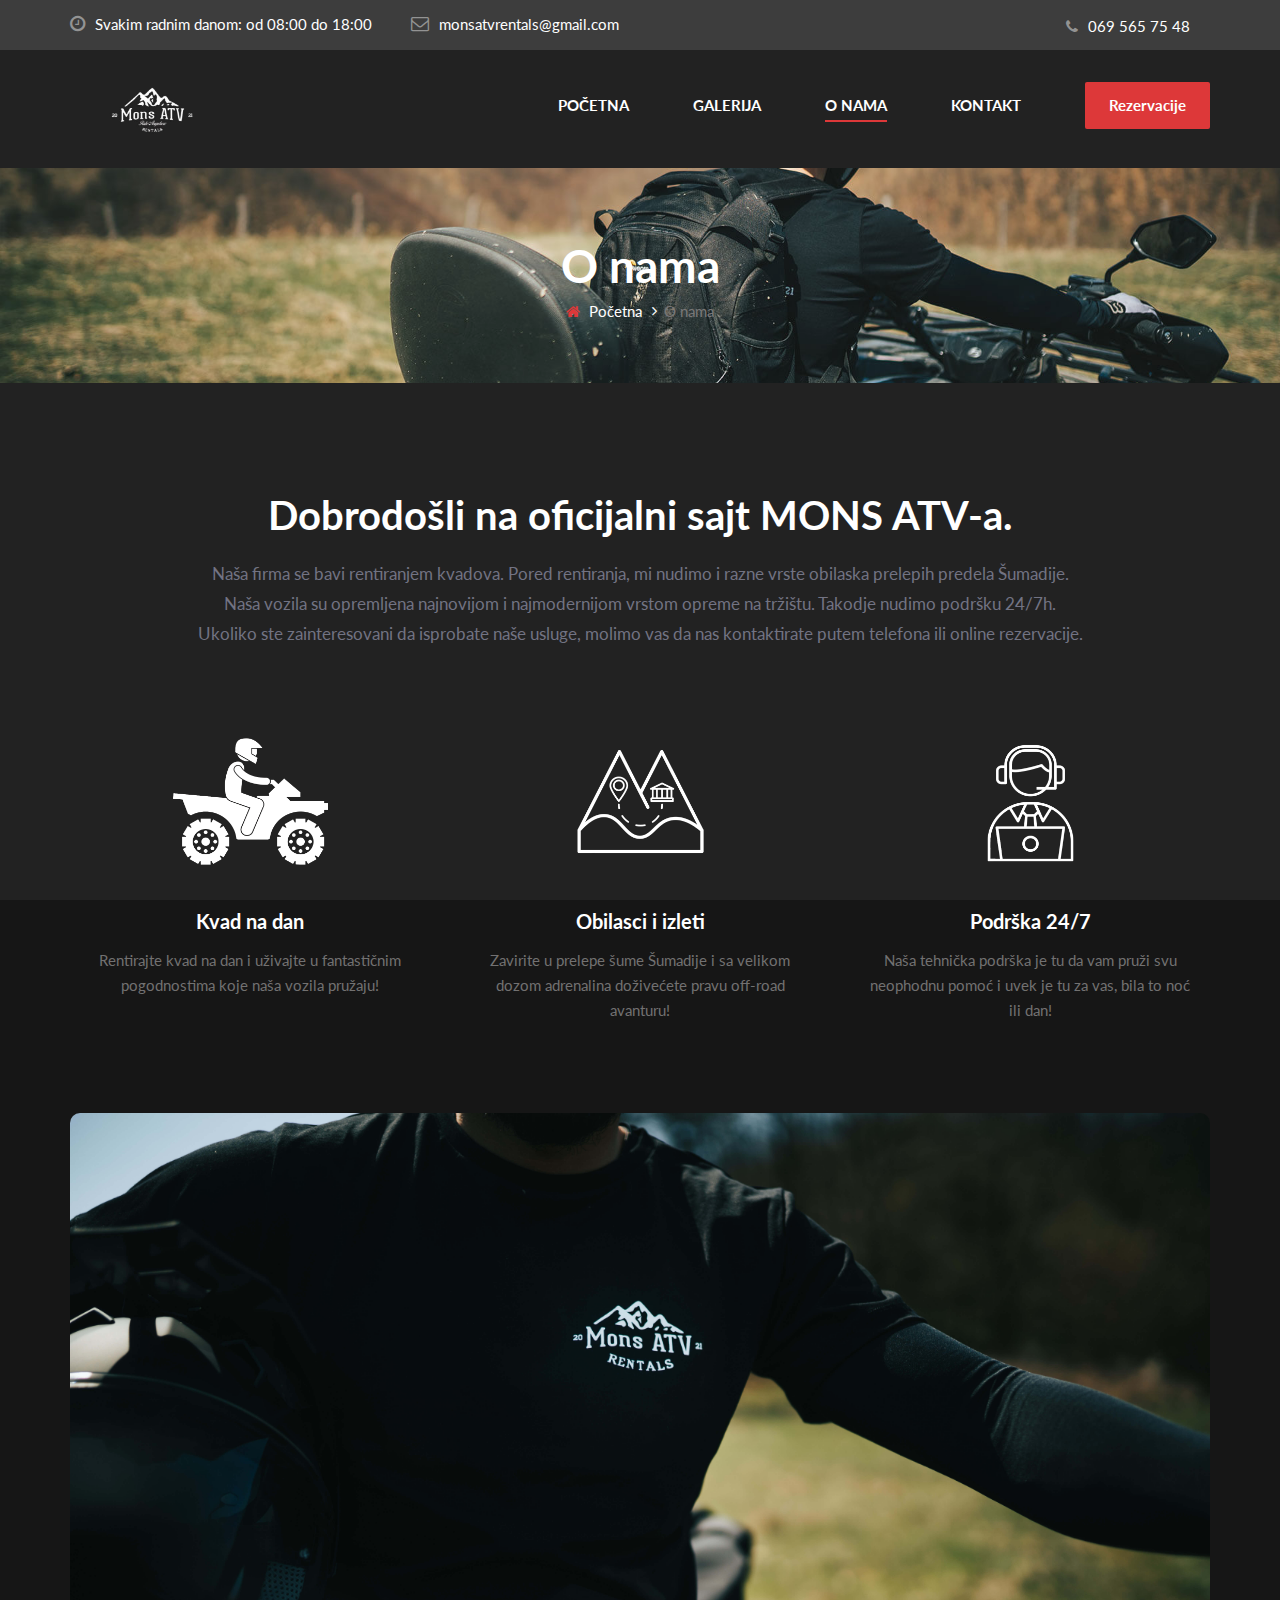
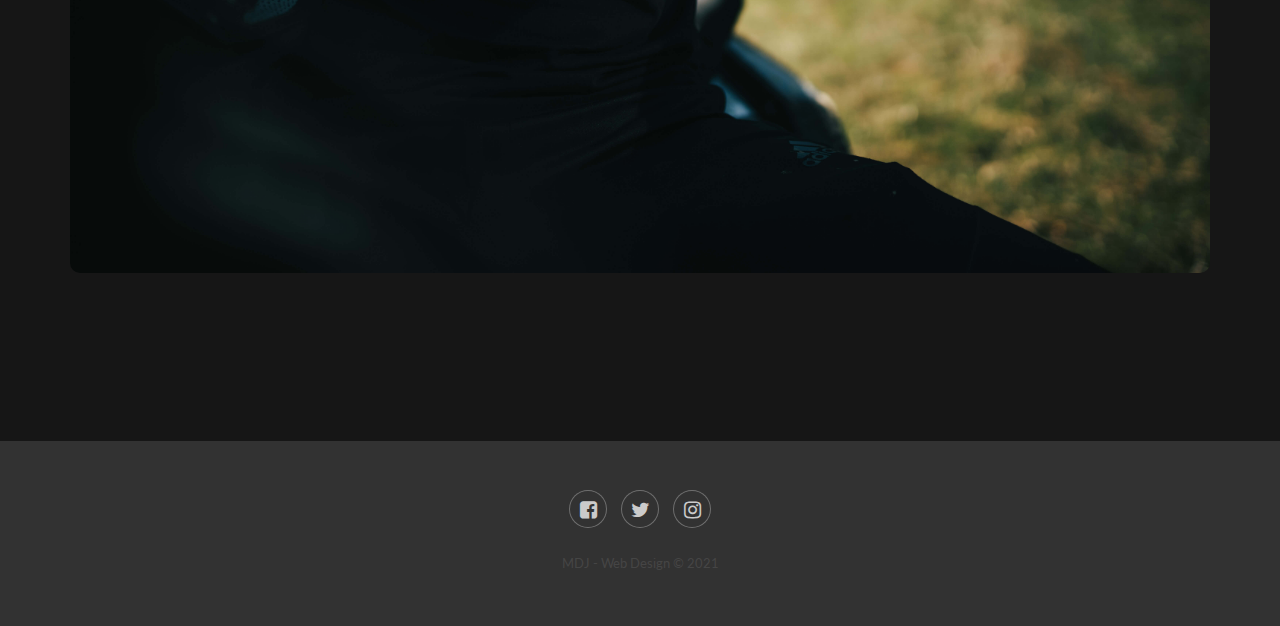
<file: about.html>
<!DOCTYPE html>
<html lang="zxx">
  <head>
    <meta charset="UTF-8" />
    <meta name="description" content="HVAC Template" />
    <meta name="keywords" content="HVAC, unica, creative, html" />
    <meta name="viewport" content="width=device-width, initial-scale=1.0" />
    <meta http-equiv="X-UA-Compatible" content="ie=edge" />
    <title>MONS ATV | O nama</title>

    <!-- Google Font -->
    <link
      href="https://fonts.googleapis.com/css2?family=Lato:wght@300;400;700;900&display=swap"
      rel="stylesheet"
    />

    <!-- Css Styles -->
    <link rel="stylesheet" href="css/bootstrap.min.css" type="text/css" />
    <link rel="stylesheet" href="css/font-awesome.min.css" type="text/css" />
    <link rel="stylesheet" href="css/elegant-icons.css" type="text/css" />
    <link rel="stylesheet" href="css/nice-select.css" type="text/css" />
    <link rel="stylesheet" href="css/magnific-popup.css" type="text/css" />
    <link rel="stylesheet" href="css/jquery-ui.min.css" type="text/css" />
    <link rel="stylesheet" href="css/owl.carousel.min.css" type="text/css" />
    <link rel="stylesheet" href="css/slicknav.min.css" type="text/css" />
    <link rel="stylesheet" href="css/style.css" type="text/css" />
  </head>

  <body>
    <!-- Page Preloder -->
    <div id="preloder">
      <div class="loader"></div>
    </div>

    <!-- Offcanvas Menu Begin -->
    <div class="offcanvas-menu-overlay"></div>
    <div class="offcanvas-menu-wrapper">
      <div class="offcanvas__widget">
        <a href="#" class="primary-btn">Rezervacije</a>
      </div>
      <div class="offcanvas__logo">
        <a href="./index.html"><img src="img/logo.png" alt="" /></a>
      </div>
      <div id="mobile-menu-wrap"></div>
      <ul class="offcanvas__widget__add">
        <li>
          <i class="fa fa-clock-o"></i> Svakim radnim danom: od 08:00 do 18:00
        </li>
        <li><i class="fa fa-envelope-o"></i> monsatvrentals@gmail.com</li>
      </ul>
      <div class="offcanvas__phone__num">
        <i class="fa fa-phone"></i>
        <a href="tel:069 565 75 48">069 565 75 48</a>
      </div>
      <div class="offcanvas__social">
        <a href="#"><i class="fa fa-facebook"></i></a>
        <a href="#"><i class="fa fa-twitter"></i></a>
        <a href="#"><i class="fa fa-google"></i></a>
        <a href="#"><i class="fa fa-instagram"></i></a>
      </div>
    </div>
    <!-- Offcanvas Menu End -->

    <!-- Header Section Begin -->
    <header class="header">
      <div class="header__top">
        <div class="container">
          <div class="row">
            <div class="col-lg-7">
              <ul class="header__top__widget">
                <li>
                  <i class="fa fa-clock-o"></i> Svakim radnim danom: od 08:00 do
                  18:00
                </li>
                <li>
                  <i class="fa fa-envelope-o"></i> monsatvrentals@gmail.com
                </li>
              </ul>
            </div>
            <div class="col-lg-5">
              <div class="header__top__right">
                <div class="header__top__phone">
                  <i class="fa fa-phone"></i>
                  <span>069 565 75 48</span>
                </div>
              </div>
            </div>
          </div>
        </div>
      </div>
      <div class="container">
        <div class="row">
          <div class="col-lg-2">
            <div class="pd-0">
              <a href="./index.html"><img src="img/logo.jpg" alt="" /></a>
            </div>
          </div>
          <div class="col-lg-10">
            <div class="header__nav">
              <nav class="header__menu">
                <ul>
                  <li><a href="./index.html">Početna</a></li>
                  <li><a href="./car.html">Galerija</a></li>
                  <li class="active"><a href="./about.html">O nama</a></li>
                  <li><a href="./contact.html">Kontakt</a></li>
                </ul>
              </nav>
              <div class="header__nav__widget">
                <a href="#" class="primary-btn">Rezervacije</a>
              </div>
            </div>
          </div>
        </div>
        <div class="canvas__open">
          <span class="fa fa-bars"></span>
        </div>
      </div>
    </header>
    <!-- Header Section End -->

    <!-- Breadcrumb End -->
    <div class="breadcrumb-option set-bg" data-setbg="img/footer-bg.jpg">
      <div class="container">
        <div class="row">
          <div class="col-lg-12 text-center">
            <div class="breadcrumb__text">
              <h2>O nama</h2>
              <div class="breadcrumb__links">
                <a href="./index.html"><i class="fa fa-home"></i> Početna</a>
                <span>O nama</span>
              </div>
            </div>
          </div>
        </div>
      </div>
    </div>
    <!-- Breadcrumb Begin -->

    <!-- About Us Section Begin -->
    <section class="about spad">
      <div class="container">
        <div class="row">
          <div class="col-lg-12">
            <div class="section-title about-title">
              <h2>Dobrodošli na oficijalni sajt MONS ATV-a.</h2>
              <p>
                Naša firma se bavi rentiranjem kvadova. Pored rentiranja, mi
                nudimo i razne vrste obilaska prelepih predela Šumadije.<br />
                Naša vozila su opremljena najnovijom i najmodernijom vrstom
                opreme na tržištu. Takodje nudimo podršku 24/7h.<br />
                Ukoliko ste zainteresovani da isprobate naše usluge, molimo vas
                da nas kontaktirate putem telefona ili online rezervacije.
              </p>
            </div>
          </div>
        </div>
        <div class="about__feature">
          <div class="row">
            <div class="col-lg-4 col-md-6 col-sm-6">
              <div class="about__feature__item">
                <img
                  class="w-h"
                  src="img/services/bike-logo-white.png"
                  alt=""
                />
                <h5>Kvad na dan</h5>
                <p>
                  Rentirajte kvad na dan i uživajte u fantastičnim pogodnostima
                  koje naša vozila pružaju!
                </p>
              </div>
            </div>
            <div class="col-lg-4 col-md-6 col-sm-6">
              <div class="about__feature__item">
                <img class="w-h" src="img/services/tour-white.png" alt="" />
                <h5>Obilasci i izleti</h5>
                <p>
                  Zavirite u prelepe šume Šumadije i sa velikom dozom adrenalina
                  doživećete pravu off-road avanturu!
                </p>
              </div>
            </div>
            <div class="col-lg-4 col-md-6 col-sm-6">
              <div class="about__feature__item">
                <img class="w-h" src="img/services/support-white.png" alt="" />
                <h5>Podrška 24/7</h5>
                <p>
                  Naša tehnička podrška je tu da vam pruži svu neophodnu pomoć i
                  uvek je tu za vas, bila to noć ili dan!
                </p>
              </div>
            </div>
          </div>
        </div>
        <div class="row">
          <div class="col-lg-12">
            <div class="about__pic">
              <img src="img/about-picture.jpg" alt="" />
            </div>
          </div>
        </div>
      </div>
    </section>
    <!-- About Us Section End -->

    <!-- Footer Section Begin -->
    <div class="footer-dark mt-5">
      <footer>
        <div class="container">
          <div class="row">
            <div class="col item social">
              <a href="#"
                ><i class="fa fa-facebook-square" aria-hidden="true"></i></a
              ><a href="#"><i class="fa fa-twitter" aria-hidden="true"></i></a
              ><a href="https://www.instagram.com/monsatv/"
                ><i class="fa fa-instagram" aria-hidden="true"></i>
              </a>
            </div>
          </div>
          <p class="copyright">MDJ - Web Design © 2021</p>
        </div>
      </footer>
    </div>
    <!-- Footer Section End -->

    <!-- Search Begin -->
    <div class="search-model">
      <div class="h-100 d-flex align-items-center justify-content-center">
        <div class="search-close-switch">+</div>
        <form class="search-model-form">
          <input type="text" id="search-input" placeholder="Search here....." />
        </form>
      </div>
    </div>
    <!-- Search End -->

    <!-- Js Plugins -->
    <script src="js/jquery-3.3.1.min.js"></script>
    <script src="js/bootstrap.min.js"></script>
    <script src="js/jquery.nice-select.min.js"></script>
    <script src="js/jquery-ui.min.js"></script>
    <script src="js/jquery.magnific-popup.min.js"></script>
    <script src="js/mixitup.min.js"></script>
    <script src="js/jquery.slicknav.js"></script>
    <script src="js/owl.carousel.min.js"></script>
    <script src="js/main.js"></script>
  </body>
</html>
</file>
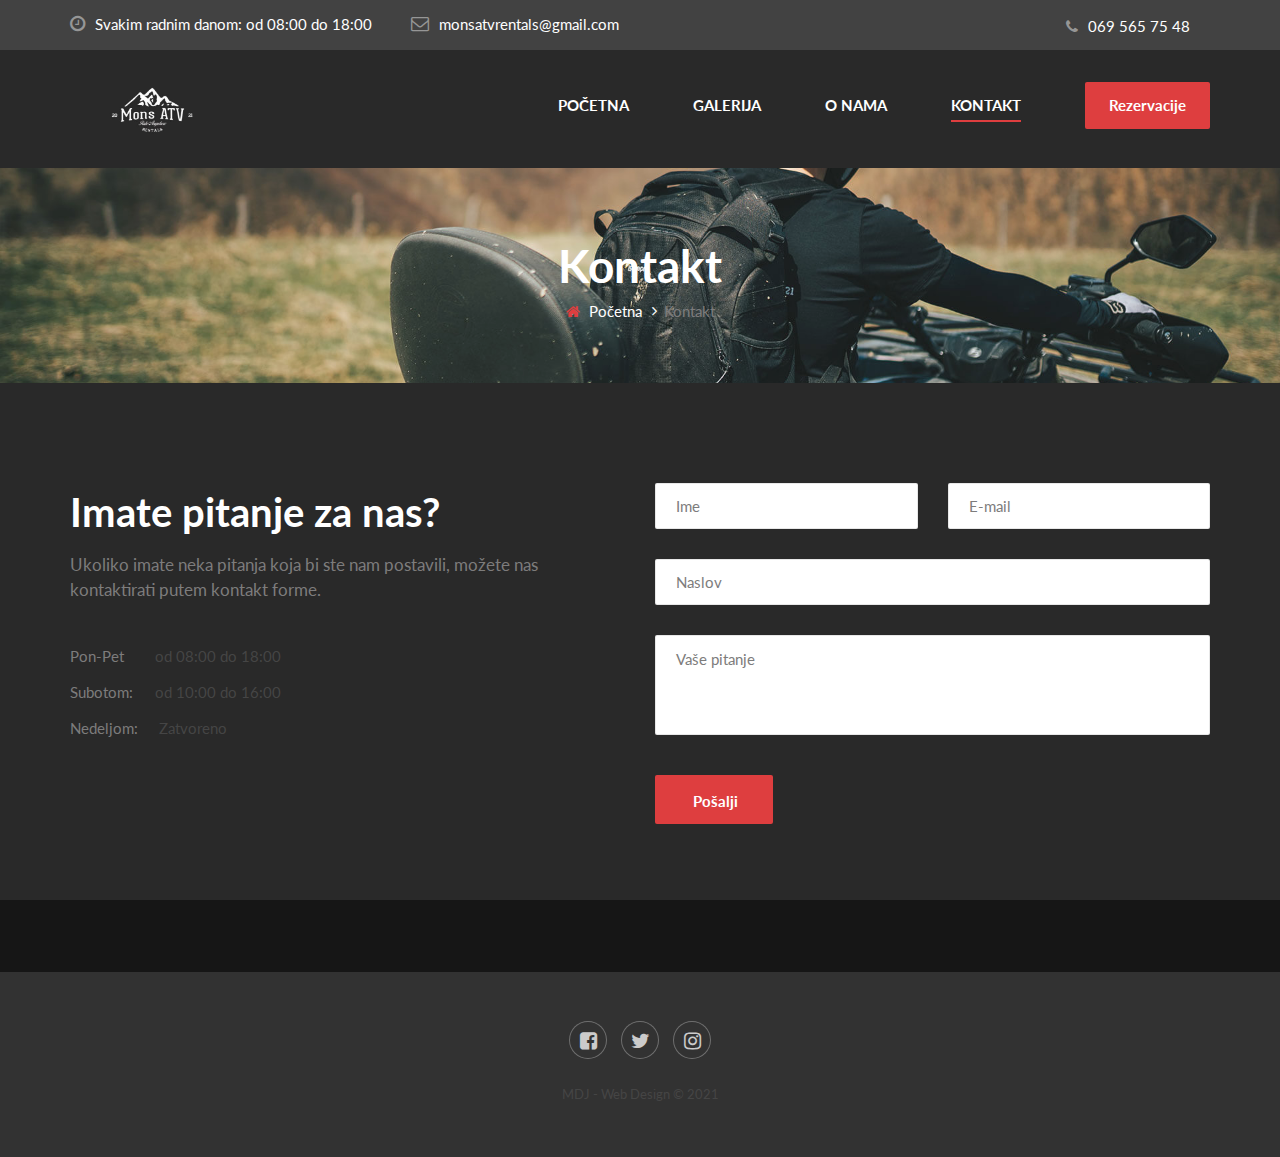
<file: contact.html>
<!DOCTYPE html>
<html lang="zxx">
  <head>
    <meta charset="UTF-8" />
    <meta name="description" content="HVAC Template" />
    <meta name="keywords" content="HVAC, unica, creative, html" />
    <meta name="viewport" content="width=device-width, initial-scale=1.0" />
    <meta http-equiv="X-UA-Compatible" content="ie=edge" />
    <title>MONS ATV | Kontakt</title>

    <!-- Google Font -->
    <link
      href="https://fonts.googleapis.com/css2?family=Lato:wght@300;400;700;900&display=swap"
      rel="stylesheet"
    />

    <!-- Css Styles -->
    <link rel="stylesheet" href="css/bootstrap.min.css" type="text/css" />
    <link rel="stylesheet" href="css/font-awesome.min.css" type="text/css" />
    <link rel="stylesheet" href="css/elegant-icons.css" type="text/css" />
    <link rel="stylesheet" href="css/nice-select.css" type="text/css" />
    <link rel="stylesheet" href="css/magnific-popup.css" type="text/css" />
    <link rel="stylesheet" href="css/jquery-ui.min.css" type="text/css" />
    <link rel="stylesheet" href="css/owl.carousel.min.css" type="text/css" />
    <link rel="stylesheet" href="css/slicknav.min.css" type="text/css" />
    <link rel="stylesheet" href="css/style.css" type="text/css" />
  </head>

  <body>
    <!-- Page Preloder -->
    <div id="preloder">
      <div class="loader"></div>
    </div>

    <!-- Offcanvas Menu Begin -->
    <div class="offcanvas-menu-overlay"></div>
    <div class="offcanvas-menu-wrapper">
      <div class="offcanvas__widget">
        <a href="reservation.html" class="primary-btn">Rezervacije</a>
      </div>
      <div class="offcanvas__logo">
        <a href="./index.html"><img src="img/logo.png" alt="" /></a>
      </div>
      <div id="mobile-menu-wrap"></div>
      <ul class="offcanvas__widget__add">
        <li>
          <i class="fa fa-clock-o"></i> Svakim radnim danom: od 08:00 do 18:00
        </li>
        <li><i class="fa fa-envelope-o"></i> monsatvrentals@gmail.com</li>
      </ul>
      <div class="offcanvas__phone__num">
        <i class="fa fa-phone"></i>
        <a href="tel:069 565 75 48">069 565 75 48</a>
      </div>
      <div class="offcanvas__social">
        <a href="#"><i class="fa fa-facebook"></i></a>
        <a href="#"><i class="fa fa-twitter"></i></a>
        <a href="#"><i class="fa fa-google"></i></a>
        <a href="#"><i class="fa fa-instagram"></i></a>
      </div>
    </div>
    <!-- Offcanvas Menu End -->

    <!-- Header Section Begin -->
    <header class="header">
      <div class="header__top">
        <div class="container">
          <div class="row">
            <div class="col-lg-7">
              <ul class="header__top__widget">
                <li>
                  <i class="fa fa-clock-o"></i> Svakim radnim danom: od 08:00 do
                  18:00
                </li>
                <li>
                  <i class="fa fa-envelope-o"></i> monsatvrentals@gmail.com
                </li>
              </ul>
            </div>
            <div class="col-lg-5">
              <div class="header__top__right">
                <div class="header__top__phone">
                  <i class="fa fa-phone"></i>
                  <span>069 565 75 48</span>
                </div>
              </div>
            </div>
          </div>
        </div>
      </div>
      <div class="container">
        <div class="row">
          <div class="col-lg-2">
            <div class="pd-0">
              <a href="./index.html"><img src="img/logo.jpg" alt="" /></a>
            </div>
          </div>
          <div class="col-lg-10">
            <div class="header__nav">
              <nav class="header__menu">
                <ul>
                  <li><a href="./index.html">Početna</a></li>
                  <li><a href="./car.html">Galerija</a></li>
                  <li><a href="./about.html">O nama</a></li>
                  <li class="active"><a href="./contact.html">Kontakt</a></li>
                </ul>
              </nav>
              <div class="header__nav__widget">
                <a href="reservation.html" class="primary-btn">Rezervacije</a>
              </div>
            </div>
          </div>
        </div>
        <div class="canvas__open">
          <span class="fa fa-bars"></span>
        </div>
      </div>
    </header>
    <!-- Header Section End -->

    <!-- Breadcrumb End -->
    <div class="breadcrumb-option set-bg" data-setbg="img/footer-bg.jpg">
      <div class="container">
        <div class="row">
          <div class="col-lg-12 text-center">
            <div class="breadcrumb__text">
              <h2>Kontakt</h2>
              <div class="breadcrumb__links">
                <a href="./index.html"><i class="fa fa-home"></i> Početna</a>
                <span>Kontakt</span>
              </div>
            </div>
          </div>
        </div>
      </div>
    </div>
    <!-- Breadcrumb Begin -->

    <!-- Contact Section Begin -->
    <section class="contact spad">
      <div class="container">
        <div class="row">
          <div class="col-lg-6 col-md-6">
            <div class="contact__text">
              <div class="section-title">
                <h2>Imate pitanje za nas?</h2>
                <p>
                  Ukoliko imate neka pitanja koja bi ste nam postavili, možete
                  nas kontaktirati putem kontakt forme.
                </p>
              </div>
              <ul>
                <li><span>Pon-Pet</span>od 08:00 do 18:00</li>
                <li><span>Subotom:</span>od 10:00 do 16:00</li>
                <li><span>Nedeljom:</span> Zatvoreno</li>
              </ul>
            </div>
          </div>
          <div class="col-lg-6 col-md-6">
            <div class="contact__form">
              <form action="#">
                <div class="row">
                  <div class="col-lg-6">
                    <input type="text" placeholder="Ime" />
                  </div>
                  <div class="col-lg-6">
                    <input type="text" placeholder="E-mail" />
                  </div>
                </div>
                <input type="text" placeholder="Naslov" />
                <textarea placeholder="Vaše pitanje"></textarea>
                <button type="submit" class="site-btn">Pošalji</button>
              </form>
            </div>
          </div>
        </div>
      </div>
    </section>
    <!-- Contact Section End -->

    <!-- Footer Section Begin -->
    <div class="footer-dark mt-5">
      <footer>
        <div class="container">
          <div class="row">
            <div class="col item social">
              <a href="#"
                ><i class="fa fa-facebook-square" aria-hidden="true"></i></a
              ><a href="#"><i class="fa fa-twitter" aria-hidden="true"></i></a
              ><a href="https://www.instagram.com/monsatv/"
                ><i class="fa fa-instagram" aria-hidden="true"></i>
              </a>
            </div>
          </div>
          <p class="copyright">MDJ - Web Design © 2021</p>
        </div>
      </footer>
    </div>
    <!-- Footer Section End -->

    <!-- Search Begin -->
    <div class="search-model">
      <div class="h-100 d-flex align-items-center justify-content-center">
        <div class="search-close-switch">+</div>
        <form class="search-model-form">
          <input type="text" id="search-input" placeholder="Search here....." />
        </form>
      </div>
    </div>
    <!-- Search End -->

    <!-- Js Plugins -->
    <script src="js/jquery-3.3.1.min.js"></script>
    <script src="js/bootstrap.min.js"></script>
    <script src="js/jquery.nice-select.min.js"></script>
    <script src="js/jquery-ui.min.js"></script>
    <script src="js/jquery.magnific-popup.min.js"></script>
    <script src="js/mixitup.min.js"></script>
    <script src="js/jquery.slicknav.js"></script>
    <script src="js/owl.carousel.min.js"></script>
    <script src="js/main.js"></script>
  </body>
</html>
</file>
<file: css/elegant-icons.css>
@font-face {
	font-family: 'ElegantIcons';
	src:url('../fonts/ElegantIcons.eot');
	src:url('../fonts/ElegantIcons.eot?#iefix') format('embedded-opentype'),
		url('../fonts/ElegantIcons.woff') format('woff'),
		url('../fonts/ElegantIcons.ttf') format('truetype'),
		url('../fonts/ElegantIcons.svg#ElegantIcons') format('svg');
	font-weight: normal;
	font-style: normal;
}

/* Use the following CSS code if you want to use data attributes for inserting your icons */
[data-icon]:before {
	font-family: 'ElegantIcons';
	content: attr(data-icon);
	speak: none;
	font-weight: normal;
	font-variant: normal;
	text-transform: none;
	line-height: 1;
	-webkit-font-smoothing: antialiased;
	-moz-osx-font-smoothing: grayscale;
}

/* Use the following CSS code if you want to have a class per icon */
/*
Instead of a list of all class selectors,
you can use the generic selector below, but it's slower:
[class*="your-class-prefix"] {
*/
.arrow_up, .arrow_down, .arrow_left, .arrow_right, .arrow_left-up, .arrow_right-up, .arrow_right-down, .arrow_left-down, .arrow-up-down, .arrow_up-down_alt, .arrow_left-right_alt, .arrow_left-right, .arrow_expand_alt2, .arrow_expand_alt, .arrow_condense, .arrow_expand, .arrow_move, .arrow_carrot-up, .arrow_carrot-down, .arrow_carrot-left, .arrow_carrot-right, .arrow_carrot-2up, .arrow_carrot-2down, .arrow_carrot-2left, .arrow_carrot-2right, .arrow_carrot-up_alt2, .arrow_carrot-down_alt2, .arrow_carrot-left_alt2, .arrow_carrot-right_alt2, .arrow_carrot-2up_alt2, .arrow_carrot-2down_alt2, .arrow_carrot-2left_alt2, .arrow_carrot-2right_alt2, .arrow_triangle-up, .arrow_triangle-down, .arrow_triangle-left, .arrow_triangle-right, .arrow_triangle-up_alt2, .arrow_triangle-down_alt2, .arrow_triangle-left_alt2, .arrow_triangle-right_alt2, .arrow_back, .icon_minus-06, .icon_plus, .icon_close, .icon_check, .icon_minus_alt2, .icon_plus_alt2, .icon_close_alt2, .icon_check_alt2, .icon_zoom-out_alt, .icon_zoom-in_alt, .icon_search, .icon_box-empty, .icon_box-selected, .icon_minus-box, .icon_plus-box, .icon_box-checked, .icon_circle-empty, .icon_circle-slelected, .icon_stop_alt2, .icon_stop, .icon_pause_alt2, .icon_pause, .icon_menu, .icon_menu-square_alt2, .icon_menu-circle_alt2, .icon_ul, .icon_ol, .icon_adjust-horiz, .icon_adjust-vert, .icon_document_alt, .icon_documents_alt, .icon_pencil, .icon_pencil-edit_alt, .icon_pencil-edit, .icon_folder-alt, .icon_folder-open_alt, .icon_folder-add_alt, .icon_info_alt, .icon_error-oct_alt, .icon_error-circle_alt, .icon_error-triangle_alt, .icon_question_alt2, .icon_question, .icon_comment_alt, .icon_chat_alt, .icon_vol-mute_alt, .icon_volume-low_alt, .icon_volume-high_alt, .icon_quotations, .icon_quotations_alt2, .icon_clock_alt, .icon_lock_alt, .icon_lock-open_alt, .icon_key_alt, .icon_cloud_alt, .icon_cloud-upload_alt, .icon_cloud-download_alt, .icon_image, .icon_images, .icon_lightbulb_alt, .icon_gift_alt, .icon_house_alt, .icon_genius, .icon_mobile, .icon_tablet, .icon_laptop, .icon_desktop, .icon_camera_alt, .icon_mail_alt, .icon_cone_alt, .icon_ribbon_alt, .icon_bag_alt, .icon_creditcard, .icon_cart_alt, .icon_paperclip, .icon_tag_alt, .icon_tags_alt, .icon_trash_alt, .icon_cursor_alt, .icon_mic_alt, .icon_compass_alt, .icon_pin_alt, .icon_pushpin_alt, .icon_map_alt, .icon_drawer_alt, .icon_toolbox_alt, .icon_book_alt, .icon_calendar, .icon_film, .icon_table, .icon_contacts_alt, .icon_headphones, .icon_lifesaver, .icon_piechart, .icon_refresh, .icon_link_alt, .icon_link, .icon_loading, .icon_blocked, .icon_archive_alt, .icon_heart_alt, .icon_star_alt, .icon_star-half_alt, .icon_star, .icon_star-half, .icon_tools, .icon_tool, .icon_cog, .icon_cogs, .arrow_up_alt, .arrow_down_alt, .arrow_left_alt, .arrow_right_alt, .arrow_left-up_alt, .arrow_right-up_alt, .arrow_right-down_alt, .arrow_left-down_alt, .arrow_condense_alt, .arrow_expand_alt3, .arrow_carrot_up_alt, .arrow_carrot-down_alt, .arrow_carrot-left_alt, .arrow_carrot-right_alt, .arrow_carrot-2up_alt, .arrow_carrot-2dwnn_alt, .arrow_carrot-2left_alt, .arrow_carrot-2right_alt, .arrow_triangle-up_alt, .arrow_triangle-down_alt, .arrow_triangle-left_alt, .arrow_triangle-right_alt, .icon_minus_alt, .icon_plus_alt, .icon_close_alt, .icon_check_alt, .icon_zoom-out, .icon_zoom-in, .icon_stop_alt, .icon_menu-square_alt, .icon_menu-circle_alt, .icon_document, .icon_documents, .icon_pencil_alt, .icon_folder, .icon_folder-open, .icon_folder-add, .icon_folder_upload, .icon_folder_download, .icon_info, .icon_error-circle, .icon_error-oct, .icon_error-triangle, .icon_question_alt, .icon_comment, .icon_chat, .icon_vol-mute, .icon_volume-low, .icon_volume-high, .icon_quotations_alt, .icon_clock, .icon_lock, .icon_lock-open, .icon_key, .icon_cloud, .icon_cloud-upload, .icon_cloud-download, .icon_lightbulb, .icon_gift, .icon_house, .icon_camera, .icon_mail, .icon_cone, .icon_ribbon, .icon_bag, .icon_cart, .icon_tag, .icon_tags, .icon_trash, .icon_cursor, .icon_mic, .icon_compass, .icon_pin, .icon_pushpin, .icon_map, .icon_drawer, .icon_toolbox, .icon_book, .icon_contacts, .icon_archive, .icon_heart, .icon_profile, .icon_group, .icon_grid-2x2, .icon_grid-3x3, .icon_music, .icon_pause_alt, .icon_phone, .icon_upload, .icon_download, .social_facebook, .social_twitter, .social_pinterest, .social_googleplus, .social_tumblr, .social_tumbleupon, .social_wordpress, .social_instagram, .social_dribbble, .social_vimeo, .social_linkedin, .social_rss, .social_deviantart, .social_share, .social_myspace, .social_skype, .social_youtube, .social_picassa, .social_googledrive, .social_flickr, .social_blogger, .social_spotify, .social_delicious, .social_facebook_circle, .social_twitter_circle, .social_pinterest_circle, .social_googleplus_circle, .social_tumblr_circle, .social_stumbleupon_circle, .social_wordpress_circle, .social_instagram_circle, .social_dribbble_circle, .social_vimeo_circle, .social_linkedin_circle, .social_rss_circle, .social_deviantart_circle, .social_share_circle, .social_myspace_circle, .social_skype_circle, .social_youtube_circle, .social_picassa_circle, .social_googledrive_alt2, .social_flickr_circle, .social_blogger_circle, .social_spotify_circle, .social_delicious_circle, .social_facebook_square, .social_twitter_square, .social_pinterest_square, .social_googleplus_square, .social_tumblr_square, .social_stumbleupon_square, .social_wordpress_square, .social_instagram_square, .social_dribbble_square, .social_vimeo_square, .social_linkedin_square, .social_rss_square, .social_deviantart_square, .social_share_square, .social_myspace_square, .social_skype_square, .social_youtube_square, .social_picassa_square, .social_googledrive_square, .social_flickr_square, .social_blogger_square, .social_spotify_square, .social_delicious_square, .icon_printer, .icon_calulator, .icon_building, .icon_floppy, .icon_drive, .icon_search-2, .icon_id, .icon_id-2, .icon_puzzle, .icon_like, .icon_dislike, .icon_mug, .icon_currency, .icon_wallet, .icon_pens, .icon_easel, .icon_flowchart, .icon_datareport, .icon_briefcase, .icon_shield, .icon_percent, .icon_globe, .icon_globe-2, .icon_target, .icon_hourglass, .icon_balance, .icon_rook, .icon_printer-alt, .icon_calculator_alt, .icon_building_alt, .icon_floppy_alt, .icon_drive_alt, .icon_search_alt, .icon_id_alt, .icon_id-2_alt, .icon_puzzle_alt, .icon_like_alt, .icon_dislike_alt, .icon_mug_alt, .icon_currency_alt, .icon_wallet_alt, .icon_pens_alt, .icon_easel_alt, .icon_flowchart_alt, .icon_datareport_alt, .icon_briefcase_alt, .icon_shield_alt, .icon_percent_alt, .icon_globe_alt, .icon_clipboard {
	font-family: 'ElegantIcons';
	speak: none;
	font-style: normal;
	font-weight: normal;
	font-variant: normal;
	text-transform: none;
	line-height: 1;
	-webkit-font-smoothing: antialiased;
}
.arrow_up:before {
	content: "\21";
}
.arrow_down:before {
	content: "\22";
}
.arrow_left:before {
	content: "\23";
}
.arrow_right:before {
	content: "\24";
}
.arrow_left-up:before {
	content: "\25";
}
.arrow_right-up:before {
	content: "\26";
}
.arrow_right-down:before {
	content: "\27";
}
.arrow_left-down:before {
	content: "\28";
}
.arrow-up-down:before {
	content: "\29";
}
.arrow_up-down_alt:before {
	content: "\2a";
}
.arrow_left-right_alt:before {
	content: "\2b";
}
.arrow_left-right:before {
	content: "\2c";
}
.arrow_expand_alt2:before {
	content: "\2d";
}
.arrow_expand_alt:before {
	content: "\2e";
}
.arrow_condense:before {
	content: "\2f";
}
.arrow_expand:before {
	content: "\30";
}
.arrow_move:before {
	content: "\31";
}
.arrow_carrot-up:before {
	content: "\32";
}
.arrow_carrot-down:before {
	content: "\33";
}
.arrow_carrot-left:before {
	content: "\34";
}
.arrow_carrot-right:before {
	content: "\35";
}
.arrow_carrot-2up:before {
	content: "\36";
}
.arrow_carrot-2down:before {
	content: "\37";
}
.arrow_carrot-2left:before {
	content: "\38";
}
.arrow_carrot-2right:before {
	content: "\39";
}
.arrow_carrot-up_alt2:before {
	content: "\3a";
}
.arrow_carrot-down_alt2:before {
	content: "\3b";
}
.arrow_carrot-left_alt2:before {
	content: "\3c";
}
.arrow_carrot-right_alt2:before {
	content: "\3d";
}
.arrow_carrot-2up_alt2:before {
	content: "\3e";
}
.arrow_carrot-2down_alt2:before {
	content: "\3f";
}
.arrow_carrot-2left_alt2:before {
	content: "\40";
}
.arrow_carrot-2right_alt2:before {
	content: "\41";
}
.arrow_triangle-up:before {
	content: "\42";
}
.arrow_triangle-down:before {
	content: "\43";
}
.arrow_triangle-left:before {
	content: "\44";
}
.arrow_triangle-right:before {
	content: "\45";
}
.arrow_triangle-up_alt2:before {
	content: "\46";
}
.arrow_triangle-down_alt2:before {
	content: "\47";
}
.arrow_triangle-left_alt2:before {
	content: "\48";
}
.arrow_triangle-right_alt2:before {
	content: "\49";
}
.arrow_back:before {
	content: "\4a";
}
.icon_minus-06:before {
	content: "\4b";
}
.icon_plus:before {
	content: "\4c";
}
.icon_close:before {
	content: "\4d";
}
.icon_check:before {
	content: "\4e";
}
.icon_minus_alt2:before {
	content: "\4f";
}
.icon_plus_alt2:before {
	content: "\50";
}
.icon_close_alt2:before {
	content: "\51";
}
.icon_check_alt2:before {
	content: "\52";
}
.icon_zoom-out_alt:before {
	content: "\53";
}
.icon_zoom-in_alt:before {
	content: "\54";
}
.icon_search:before {
	content: "\55";
}
.icon_box-empty:before {
	content: "\56";
}
.icon_box-selected:before {
	content: "\57";
}
.icon_minus-box:before {
	content: "\58";
}
.icon_plus-box:before {
	content: "\59";
}
.icon_box-checked:before {
	content: "\5a";
}
.icon_circle-empty:before {
	content: "\5b";
}
.icon_circle-slelected:before {
	content: "\5c";
}
.icon_stop_alt2:before {
	content: "\5d";
}
.icon_stop:before {
	content: "\5e";
}
.icon_pause_alt2:before {
	content: "\5f";
}
.icon_pause:before {
	content: "\60";
}
.icon_menu:before {
	content: "\61";
}
.icon_menu-square_alt2:before {
	content: "\62";
}
.icon_menu-circle_alt2:before {
	content: "\63";
}
.icon_ul:before {
	content: "\64";
}
.icon_ol:before {
	content: "\65";
}
.icon_adjust-horiz:before {
	content: "\66";
}
.icon_adjust-vert:before {
	content: "\67";
}
.icon_document_alt:before {
	content: "\68";
}
.icon_documents_alt:before {
	content: "\69";
}
.icon_pencil:before {
	content: "\6a";
}
.icon_pencil-edit_alt:before {
	content: "\6b";
}
.icon_pencil-edit:before {
	content: "\6c";
}
.icon_folder-alt:before {
	content: "\6d";
}
.icon_folder-open_alt:before {
	content: "\6e";
}
.icon_folder-add_alt:before {
	content: "\6f";
}
.icon_info_alt:before {
	content: "\70";
}
.icon_error-oct_alt:before {
	content: "\71";
}
.icon_error-circle_alt:before {
	content: "\72";
}
.icon_error-triangle_alt:before {
	content: "\73";
}
.icon_question_alt2:before {
	content: "\74";
}
.icon_question:before {
	content: "\75";
}
.icon_comment_alt:before {
	content: "\76";
}
.icon_chat_alt:before {
	content: "\77";
}
.icon_vol-mute_alt:before {
	content: "\78";
}
.icon_volume-low_alt:before {
	content: "\79";
}
.icon_volume-high_alt:before {
	content: "\7a";
}
.icon_quotations:before {
	content: "\7b";
}
.icon_quotations_alt2:before {
	content: "\7c";
}
.icon_clock_alt:before {
	content: "\7d";
}
.icon_lock_alt:before {
	content: "\7e";
}
.icon_lock-open_alt:before {
	content: "\e000";
}
.icon_key_alt:before {
	content: "\e001";
}
.icon_cloud_alt:before {
	content: "\e002";
}
.icon_cloud-upload_alt:before {
	content: "\e003";
}
.icon_cloud-download_alt:before {
	content: "\e004";
}
.icon_image:before {
	content: "\e005";
}
.icon_images:before {
	content: "\e006";
}
.icon_lightbulb_alt:before {
	content: "\e007";
}
.icon_gift_alt:before {
	content: "\e008";
}
.icon_house_alt:before {
	content: "\e009";
}
.icon_genius:before {
	content: "\e00a";
}
.icon_mobile:before {
	content: "\e00b";
}
.icon_tablet:before {
	content: "\e00c";
}
.icon_laptop:before {
	content: "\e00d";
}
.icon_desktop:before {
	content: "\e00e";
}
.icon_camera_alt:before {
	content: "\e00f";
}
.icon_mail_alt:before {
	content: "\e010";
}
.icon_cone_alt:before {
	content: "\e011";
}
.icon_ribbon_alt:before {
	content: "\e012";
}
.icon_bag_alt:before {
	content: "\e013";
}
.icon_creditcard:before {
	content: "\e014";
}
.icon_cart_alt:before {
	content: "\e015";
}
.icon_paperclip:before {
	content: "\e016";
}
.icon_tag_alt:before {
	content: "\e017";
}
.icon_tags_alt:before {
	content: "\e018";
}
.icon_trash_alt:before {
	content: "\e019";
}
.icon_cursor_alt:before {
	content: "\e01a";
}
.icon_mic_alt:before {
	content: "\e01b";
}
.icon_compass_alt:before {
	content: "\e01c";
}
.icon_pin_alt:before {
	content: "\e01d";
}
.icon_pushpin_alt:before {
	content: "\e01e";
}
.icon_map_alt:before {
	content: "\e01f";
}
.icon_drawer_alt:before {
	content: "\e020";
}
.icon_toolbox_alt:before {
	content: "\e021";
}
.icon_book_alt:before {
	content: "\e022";
}
.icon_calendar:before {
	content: "\e023";
}
.icon_film:before {
	content: "\e024";
}
.icon_table:before {
	content: "\e025";
}
.icon_contacts_alt:before {
	content: "\e026";
}
.icon_headphones:before {
	content: "\e027";
}
.icon_lifesaver:before {
	content: "\e028";
}
.icon_piechart:before {
	content: "\e029";
}
.icon_refresh:before {
	content: "\e02a";
}
.icon_link_alt:before {
	content: "\e02b";
}
.icon_link:before {
	content: "\e02c";
}
.icon_loading:before {
	content: "\e02d";
}
.icon_blocked:before {
	content: "\e02e";
}
.icon_archive_alt:before {
	content: "\e02f";
}
.icon_heart_alt:before {
	content: "\e030";
}
.icon_star_alt:before {
	content: "\e031";
}
.icon_star-half_alt:before {
	content: "\e032";
}
.icon_star:before {
	content: "\e033";
}
.icon_star-half:before {
	content: "\e034";
}
.icon_tools:before {
	content: "\e035";
}
.icon_tool:before {
	content: "\e036";
}
.icon_cog:before {
	content: "\e037";
}
.icon_cogs:before {
	content: "\e038";
}
.arrow_up_alt:before {
	content: "\e039";
}
.arrow_down_alt:before {
	content: "\e03a";
}
.arrow_left_alt:before {
	content: "\e03b";
}
.arrow_right_alt:before {
	content: "\e03c";
}
.arrow_left-up_alt:before {
	content: "\e03d";
}
.arrow_right-up_alt:before {
	content: "\e03e";
}
.arrow_right-down_alt:before {
	content: "\e03f";
}
.arrow_left-down_alt:before {
	content: "\e040";
}
.arrow_condense_alt:before {
	content: "\e041";
}
.arrow_expand_alt3:before {
	content: "\e042";
}
.arrow_carrot_up_alt:before {
	content: "\e043";
}
.arrow_carrot-down_alt:before {
	content: "\e044";
}
.arrow_carrot-left_alt:before {
	content: "\e045";
}
.arrow_carrot-right_alt:before {
	content: "\e046";
}
.arrow_carrot-2up_alt:before {
	content: "\e047";
}
.arrow_carrot-2dwnn_alt:before {
	content: "\e048";
}
.arrow_carrot-2left_alt:before {
	content: "\e049";
}
.arrow_carrot-2right_alt:before {
	content: "\e04a";
}
.arrow_triangle-up_alt:before {
	content: "\e04b";
}
.arrow_triangle-down_alt:before {
	content: "\e04c";
}
.arrow_triangle-left_alt:before {
	content: "\e04d";
}
.arrow_triangle-right_alt:before {
	content: "\e04e";
}
.icon_minus_alt:before {
	content: "\e04f";
}
.icon_plus_alt:before {
	content: "\e050";
}
.icon_close_alt:before {
	content: "\e051";
}
.icon_check_alt:before {
	content: "\e052";
}
.icon_zoom-out:before {
	content: "\e053";
}
.icon_zoom-in:before {
	content: "\e054";
}
.icon_stop_alt:before {
	content: "\e055";
}
.icon_menu-square_alt:before {
	content: "\e056";
}
.icon_menu-circle_alt:before {
	content: "\e057";
}
.icon_document:before {
	content: "\e058";
}
.icon_documents:before {
	content: "\e059";
}
.icon_pencil_alt:before {
	content: "\e05a";
}
.icon_folder:before {
	content: "\e05b";
}
.icon_folder-open:before {
	content: "\e05c";
}
.icon_folder-add:before {
	content: "\e05d";
}
.icon_folder_upload:before {
	content: "\e05e";
}
.icon_folder_download:before {
	content: "\e05f";
}
.icon_info:before {
	content: "\e060";
}
.icon_error-circle:before {
	content: "\e061";
}
.icon_error-oct:before {
	content: "\e062";
}
.icon_error-triangle:before {
	content: "\e063";
}
.icon_question_alt:before {
	content: "\e064";
}
.icon_comment:before {
	content: "\e065";
}
.icon_chat:before {
	content: "\e066";
}
.icon_vol-mute:before {
	content: "\e067";
}
.icon_volume-low:before {
	content: "\e068";
}
.icon_volume-high:before {
	content: "\e069";
}
.icon_quotations_alt:before {
	content: "\e06a";
}
.icon_clock:before {
	content: "\e06b";
}
.icon_lock:before {
	content: "\e06c";
}
.icon_lock-open:before {
	content: "\e06d";
}
.icon_key:before {
	content: "\e06e";
}
.icon_cloud:before {
	content: "\e06f";
}
.icon_cloud-upload:before {
	content: "\e070";
}
.icon_cloud-download:before {
	content: "\e071";
}
.icon_lightbulb:before {
	content: "\e072";
}
.icon_gift:before {
	content: "\e073";
}
.icon_house:before {
	content: "\e074";
}
.icon_camera:before {
	content: "\e075";
}
.icon_mail:before {
	content: "\e076";
}
.icon_cone:before {
	content: "\e077";
}
.icon_ribbon:before {
	content: "\e078";
}
.icon_bag:before {
	content: "\e079";
}
.icon_cart:before {
	content: "\e07a";
}
.icon_tag:before {
	content: "\e07b";
}
.icon_tags:before {
	content: "\e07c";
}
.icon_trash:before {
	content: "\e07d";
}
.icon_cursor:before {
	content: "\e07e";
}
.icon_mic:before {
	content: "\e07f";
}
.icon_compass:before {
	content: "\e080";
}
.icon_pin:before {
	content: "\e081";
}
.icon_pushpin:before {
	content: "\e082";
}
.icon_map:before {
	content: "\e083";
}
.icon_drawer:before {
	content: "\e084";
}
.icon_toolbox:before {
	content: "\e085";
}
.icon_book:before {
	content: "\e086";
}
.icon_contacts:before {
	content: "\e087";
}
.icon_archive:before {
	content: "\e088";
}
.icon_heart:before {
	content: "\e089";
}
.icon_profile:before {
	content: "\e08a";
}
.icon_group:before {
	content: "\e08b";
}
.icon_grid-2x2:before {
	content: "\e08c";
}
.icon_grid-3x3:before {
	content: "\e08d";
}
.icon_music:before {
	content: "\e08e";
}
.icon_pause_alt:before {
	content: "\e08f";
}
.icon_phone:before {
	content: "\e090";
}
.icon_upload:before {
	content: "\e091";
}
.icon_download:before {
	content: "\e092";
}
.social_facebook:before {
	content: "\e093";
}
.social_twitter:before {
	content: "\e094";
}
.social_pinterest:before {
	content: "\e095";
}
.social_googleplus:before {
	content: "\e096";
}
.social_tumblr:before {
	content: "\e097";
}
.social_tumbleupon:before {
	content: "\e098";
}
.social_wordpress:before {
	content: "\e099";
}
.social_instagram:before {
	content: "\e09a";
}
.social_dribbble:before {
	content: "\e09b";
}
.social_vimeo:before {
	content: "\e09c";
}
.social_linkedin:before {
	content: "\e09d";
}
.social_rss:before {
	content: "\e09e";
}
.social_deviantart:before {
	content: "\e09f";
}
.social_share:before {
	content: "\e0a0";
}
.social_myspace:before {
	content: "\e0a1";
}
.social_skype:before {
	content: "\e0a2";
}
.social_youtube:before {
	content: "\e0a3";
}
.social_picassa:before {
	content: "\e0a4";
}
.social_googledrive:before {
	content: "\e0a5";
}
.social_flickr:before {
	content: "\e0a6";
}
.social_blogger:before {
	content: "\e0a7";
}
.social_spotify:before {
	content: "\e0a8";
}
.social_delicious:before {
	content: "\e0a9";
}
.social_facebook_circle:before {
	content: "\e0aa";
}
.social_twitter_circle:before {
	content: "\e0ab";
}
.social_pinterest_circle:before {
	content: "\e0ac";
}
.social_googleplus_circle:before {
	content: "\e0ad";
}
.social_tumblr_circle:before {
	content: "\e0ae";
}
.social_stumbleupon_circle:before {
	content: "\e0af";
}
.social_wordpress_circle:before {
	content: "\e0b0";
}
.social_instagram_circle:before {
	content: "\e0b1";
}
.social_dribbble_circle:before {
	content: "\e0b2";
}
.social_vimeo_circle:before {
	content: "\e0b3";
}
.social_linkedin_circle:before {
	content: "\e0b4";
}
.social_rss_circle:before {
	content: "\e0b5";
}
.social_deviantart_circle:before {
	content: "\e0b6";
}
.social_share_circle:before {
	content: "\e0b7";
}
.social_myspace_circle:before {
	content: "\e0b8";
}
.social_skype_circle:before {
	content: "\e0b9";
}
.social_youtube_circle:before {
	content: "\e0ba";
}
.social_picassa_circle:before {
	content: "\e0bb";
}
.social_googledrive_alt2:before {
	content: "\e0bc";
}
.social_flickr_circle:before {
	content: "\e0bd";
}
.social_blogger_circle:before {
	content: "\e0be";
}
.social_spotify_circle:before {
	content: "\e0bf";
}
.social_delicious_circle:before {
	content: "\e0c0";
}
.social_facebook_square:before {
	content: "\e0c1";
}
.social_twitter_square:before {
	content: "\e0c2";
}
.social_pinterest_square:before {
	content: "\e0c3";
}
.social_googleplus_square:before {
	content: "\e0c4";
}
.social_tumblr_square:before {
	content: "\e0c5";
}
.social_stumbleupon_square:before {
	content: "\e0c6";
}
.social_wordpress_square:before {
	content: "\e0c7";
}
.social_instagram_square:before {
	content: "\e0c8";
}
.social_dribbble_square:before {
	content: "\e0c9";
}
.social_vimeo_square:before {
	content: "\e0ca";
}
.social_linkedin_square:before {
	content: "\e0cb";
}
.social_rss_square:before {
	content: "\e0cc";
}
.social_deviantart_square:before {
	content: "\e0cd";
}
.social_share_square:before {
	content: "\e0ce";
}
.social_myspace_square:before {
	content: "\e0cf";
}
.social_skype_square:before {
	content: "\e0d0";
}
.social_youtube_square:before {
	content: "\e0d1";
}
.social_picassa_square:before {
	content: "\e0d2";
}
.social_googledrive_square:before {
	content: "\e0d3";
}
.social_flickr_square:before {
	content: "\e0d4";
}
.social_blogger_square:before {
	content: "\e0d5";
}
.social_spotify_square:before {
	content: "\e0d6";
}
.social_delicious_square:before {
	content: "\e0d7";
}
.icon_printer:before {
	content: "\e103";
}
.icon_calulator:before {
	content: "\e0ee";
}
.icon_building:before {
	content: "\e0ef";
}
.icon_floppy:before {
	content: "\e0e8";
}
.icon_drive:before {
	content: "\e0ea";
}
.icon_search-2:before {
	content: "\e101";
}
.icon_id:before {
	content: "\e107";
}
.icon_id-2:before {
	content: "\e108";
}
.icon_puzzle:before {
	content: "\e102";
}
.icon_like:before {
	content: "\e106";
}
.icon_dislike:before {
	content: "\e0eb";
}
.icon_mug:before {
	content: "\e105";
}
.icon_currency:before {
	content: "\e0ed";
}
.icon_wallet:before {
	content: "\e100";
}
.icon_pens:before {
	content: "\e104";
}
.icon_easel:before {
	content: "\e0e9";
}
.icon_flowchart:before {
	content: "\e109";
}
.icon_datareport:before {
	content: "\e0ec";
}
.icon_briefcase:before {
	content: "\e0fe";
}
.icon_shield:before {
	content: "\e0f6";
}
.icon_percent:before {
	content: "\e0fb";
}
.icon_globe:before {
	content: "\e0e2";
}
.icon_globe-2:before {
	content: "\e0e3";
}
.icon_target:before {
	content: "\e0f5";
}
.icon_hourglass:before {
	content: "\e0e1";
}
.icon_balance:before {
	content: "\e0ff";
}
.icon_rook:before {
	content: "\e0f8";
}
.icon_printer-alt:before {
	content: "\e0fa";
}
.icon_calculator_alt:before {
	content: "\e0e7";
}
.icon_building_alt:before {
	content: "\e0fd";
}
.icon_floppy_alt:before {
	content: "\e0e4";
}
.icon_drive_alt:before {
	content: "\e0e5";
}
.icon_search_alt:before {
	content: "\e0f7";
}
.icon_id_alt:before {
	content: "\e0e0";
}
.icon_id-2_alt:before {
	content: "\e0fc";
}
.icon_puzzle_alt:before {
	content: "\e0f9";
}
.icon_like_alt:before {
	content: "\e0dd";
}
.icon_dislike_alt:before {
	content: "\e0f1";
}
.icon_mug_alt:before {
	content: "\e0dc";
}
.icon_currency_alt:before {
	content: "\e0f3";
}
.icon_wallet_alt:before {
	content: "\e0d8";
}
.icon_pens_alt:before {
	content: "\e0db";
}
.icon_easel_alt:before {
	content: "\e0f0";
}
.icon_flowchart_alt:before {
	content: "\e0df";
}
.icon_datareport_alt:before {
	content: "\e0f2";
}
.icon_briefcase_alt:before {
	content: "\e0f4";
}
.icon_shield_alt:before {
	content: "\e0d9";
}
.icon_percent_alt:before {
	content: "\e0da";
}
.icon_globe_alt:before {
	content: "\e0de";
}
.icon_clipboard:before {
	content: "\e0e6";
}


	.glyph {
		float: left;
		text-align: center;
		padding: .75em;
		margin: .4em 1.5em .75em 0;
		width: 6em;
text-shadow: none;
	}
        .glyph_big {
        font-size: 128px;
        color: #59c5dc;
        float: left;
        margin-right: 20px;
        }

        .glyph div { padding-bottom: 10px;}

	.glyph input {
		font-family: consolas, monospace;
		font-size: 12px;
		width: 100%;
		text-align: center;
		border: 0;
		box-shadow: 0 0 0 1px #ccc;
		padding: .2em;
                -moz-border-radius: 5px;
                -webkit-border-radius: 5px;
	}
	.centered {
		margin-left: auto;
		margin-right: auto;
	}
	.glyph .fs1 {
		font-size: 2em;
	}
</file>
<file: css/nice-select.css>
.nice-select {
  -webkit-tap-highlight-color: transparent;
  background-color: #fff;
  border-radius: 5px;
  border: solid 1px #e8e8e8;
  box-sizing: border-box;
  clear: both;
  cursor: pointer;
  display: block;
  float: left;
  font-family: inherit;
  font-size: 14px;
  font-weight: normal;
  height: 42px;
  line-height: 40px;
  outline: none;
  padding-left: 18px;
  padding-right: 30px;
  position: relative;
  text-align: left !important;
  -webkit-transition: all 0.2s ease-in-out;
  transition: all 0.2s ease-in-out;
  -webkit-user-select: none;
     -moz-user-select: none;
      -ms-user-select: none;
          user-select: none;
  white-space: nowrap;
  width: auto; }
  .nice-select:hover {
    border-color: #dbdbdb; }
  .nice-select:active, .nice-select.open, .nice-select:focus {
    border-color: #999; }
  .nice-select:after {
    border-bottom: 2px solid #999;
    border-right: 2px solid #999;
    content: '';
    display: block;
    height: 5px;
    margin-top: -4px;
    pointer-events: none;
    position: absolute;
    right: 12px;
    top: 50%;
    -webkit-transform-origin: 66% 66%;
        -ms-transform-origin: 66% 66%;
            transform-origin: 66% 66%;
    -webkit-transform: rotate(45deg);
        -ms-transform: rotate(45deg);
            transform: rotate(45deg);
    -webkit-transition: all 0.15s ease-in-out;
    transition: all 0.15s ease-in-out;
    width: 5px; }
  .nice-select.open:after {
    -webkit-transform: rotate(-135deg);
        -ms-transform: rotate(-135deg);
            transform: rotate(-135deg); }
  .nice-select.open .list {
    opacity: 1;
    pointer-events: auto;
    -webkit-transform: scale(1) translateY(0);
        -ms-transform: scale(1) translateY(0);
            transform: scale(1) translateY(0); }
  .nice-select.disabled {
    border-color: #ededed;
    color: #999;
    pointer-events: none; }
    .nice-select.disabled:after {
      border-color: #cccccc; }
  .nice-select.wide {
    width: 100%; }
    .nice-select.wide .list {
      left: 0 !important;
      right: 0 !important; }
  .nice-select.right {
    float: right; }
    .nice-select.right .list {
      left: auto;
      right: 0; }
  .nice-select.small {
    font-size: 12px;
    height: 36px;
    line-height: 34px; }
    .nice-select.small:after {
      height: 4px;
      width: 4px; }
    .nice-select.small .option {
      line-height: 34px;
      min-height: 34px; }
  .nice-select .list {
    background-color: #fff;
    border-radius: 5px;
    box-shadow: 0 0 0 1px rgba(68, 68, 68, 0.11);
    box-sizing: border-box;
    margin-top: 4px;
    opacity: 0;
    overflow: hidden;
    padding: 0;
    pointer-events: none;
    position: absolute;
    top: 100%;
    left: 0;
    -webkit-transform-origin: 50% 0;
        -ms-transform-origin: 50% 0;
            transform-origin: 50% 0;
    -webkit-transform: scale(0.75) translateY(-21px);
        -ms-transform: scale(0.75) translateY(-21px);
            transform: scale(0.75) translateY(-21px);
    -webkit-transition: all 0.2s cubic-bezier(0.5, 0, 0, 1.25), opacity 0.15s ease-out;
    transition: all 0.2s cubic-bezier(0.5, 0, 0, 1.25), opacity 0.15s ease-out;
    z-index: 9; }
    .nice-select .list:hover .option:not(:hover) {
      background-color: transparent !important; }
  .nice-select .option {
    cursor: pointer;
    font-weight: 400;
    line-height: 40px;
    list-style: none;
    min-height: 40px;
    outline: none;
    padding-left: 18px;
    padding-right: 29px;
    text-align: left;
    -webkit-transition: all 0.2s;
    transition: all 0.2s; }
    .nice-select .option:hover, .nice-select .option.focus, .nice-select .option.selected.focus {
      background-color: #f6f6f6; }
    .nice-select .option.selected {
      font-weight: bold; }
    .nice-select .option.disabled {
      background-color: transparent;
      color: #999;
      cursor: default; }

.no-csspointerevents .nice-select .list {
  display: none; }

.no-csspointerevents .nice-select.open .list {
  display: block; }
</file>
<file: css/style.css>
/* Custom */
@media only screen and (max-width: 740px) {
  .mobile-fix {
    max-width: 100% !important;
    width: 100% !important;
    flex: 100% !important;
    margin-bottom: 10px;
  }
}

html,
body {
  height: 100%;
  font-family: "Lato", sans-serif;
  -webkit-font-smoothing: antialiased;
  background: #161616;
}

h1,
h2,
h3,
h4,
h5,
h6 {
  margin: 0;
  color: #111111;
  font-weight: 400;
  font-family: "Lato", sans-serif;
}

h1 {
  font-size: 70px;
}

h2 {
  font-size: 36px;
}

h3 {
  font-size: 30px;
}

h4 {
  font-size: 24px;
}

h5 {
  font-size: 18px;
}

h6 {
  font-size: 16px;
}

p {
  font-size: 15px;
  font-family: "Lato", sans-serif;
  color: #727171;
  font-weight: 400;
  line-height: 25px;
  margin: 0 0 15px 0;
}

img {
  max-width: 100%;
}

input:focus,
select:focus,
button:focus,
textarea:focus {
  outline: none;
}

a:hover,
a:focus {
  text-decoration: none;
  outline: none;
  color: #ffffff;
}

ul,
ol {
  padding: 0;
  margin: 0;
}

/*---------------------
  Helper CSS
-----------------------*/

.section-title {
  margin-bottom: 75px;
  text-align: center;
}

.section-title span {
  font-size: 15px;
  color: #db2d2e;
  font-weight: 700;
}

.section-title h2 {
  color: white;
  font-size: 40px;
  font-weight: 700;
  margin-top: 5px;
  margin-bottom: 16px;
}

.section-title P {
  margin-bottom: 0;
  font-size: 17px;
  color: #727171;
}

.set-bg {
  background-repeat: no-repeat;
  background-size: cover;
  background-position: top center;
}

.spad {
  padding-top: 100px;
  padding-bottom: 100px;
}

.text-white h1,
.text-white h2,
.text-white h3,
.text-white h4,
.text-white h5,
.text-white h6,
.text-white p,
.text-white span,
.text-white li,
.text-white a {
  color: #fff;
}

/* buttons */

.primary-btn {
  display: inline-block;
  font-size: 15px;
  padding: 12px 24px;
  color: #ffffff;
  font-weight: 700;
  background: #db2d2e;
  border-radius: 2px;
}

.site-btn {
  font-size: 15px;
  color: #ffffff;
  font-weight: 700;
  display: inline-block;
  padding: 15px 35px 12px 38px;
  background: #db2d2e;
  border: none;
  border-radius: 2px;
}

/* Preloder */

#preloder {
  position: fixed;
  width: 100%;
  height: 100%;
  top: 0;
  left: 0;
  z-index: 999999;
  background: #ffffff;
}

.loader {
  width: 40px;
  height: 40px;
  position: absolute;
  top: 50%;
  left: 50%;
  margin-top: -13px;
  margin-left: -13px;
  border-radius: 60px;
  animation: loader 0.8s linear infinite;
  -webkit-animation: loader 0.8s linear infinite;
}
.w-150 {
  width: 150px;
  flex: 33%;
}
.three-part-flex {
  flex: 33%;
}
.m-t-25 {
  margin-top: 25px;
}

@keyframes loader {
  0% {
    -webkit-transform: rotate(0deg);
    transform: rotate(0deg);
    border: 4px solid #f44336;
    border-left-color: transparent;
  }
  50% {
    -webkit-transform: rotate(180deg);
    transform: rotate(180deg);
    border: 4px solid #673ab7;
    border-left-color: transparent;
  }
  100% {
    -webkit-transform: rotate(360deg);
    transform: rotate(360deg);
    border: 4px solid #f44336;
    border-left-color: transparent;
  }
}

@-webkit-keyframes loader {
  0% {
    -webkit-transform: rotate(0deg);
    border: 4px solid #f44336;
    border-left-color: transparent;
  }
  50% {
    -webkit-transform: rotate(180deg);
    border: 4px solid #673ab7;
    border-left-color: transparent;
  }
  100% {
    -webkit-transform: rotate(360deg);
    border: 4px solid #f44336;
    border-left-color: transparent;
  }
}

.spacial-controls {
  position: fixed;
  width: 111px;
  height: 91px;
  top: 0;
  right: 0;
  z-index: 999;
}

.spacial-controls .search-switch {
  display: block;
  height: 100%;
  padding-top: 30px;
  background: #323232;
  text-align: center;
  cursor: pointer;
}

.search-model {
  display: none;
  position: fixed;
  width: 100%;
  height: 100%;
  left: 0;
  top: 0;
  background: #ffffff;
  z-index: 99999;
}

.search-model-form {
  padding: 0 15px;
}

.search-model-form input {
  width: 470px;
  font-size: 40px;
  border: none;
  border-bottom: 2px solid #ededed;
  background: 0 0;
  color: #999;
}

.search-close-switch {
  position: absolute;
  width: 50px;
  height: 50px;
  background: #333;
  color: #fff;
  text-align: center;
  border-radius: 50%;
  font-size: 28px;
  line-height: 28px;
  top: 30px;
  cursor: pointer;
  -webkit-transform: rotate(45deg);
  -ms-transform: rotate(45deg);
  transform: rotate(45deg);
  display: -webkit-box;
  display: -ms-flexbox;
  display: flex;
  -webkit-box-align: center;
  -ms-flex-align: center;
  align-items: center;
  -webkit-box-pack: center;
  -ms-flex-pack: center;
  justify-content: center;
}

/*---------------------
  Header
-----------------------*/

.header__top {
  background: #323232;
}

.header__top__widget {
  padding: 12px 0 14px;
}

.header__top__widget li {
  font-size: 15px;
  color: #ffffff;
  display: inline-block;
  margin-right: 35px;
  list-style: none;
}

.header__top__widget li:last-child {
  margin-right: 0;
}

.header__top__widget li i {
  font-size: 18px;
  color: #8d8d8d;
  margin-right: 6px;
}

.header__top__right {
  text-align: right;
}

.header__top__phone {
  display: inline-block;
  margin-right: 20px;
  padding: 14px 0 12px;
}

.header__top__phone i {
  color: #8d8d8d;
  margin-right: 6px;
  font-size: 15px;
}

.header__top__phone span {
  font-size: 15px;
  color: #ffffff;
}

.header__top__social {
  display: inline-block;
  padding: 14px 0 12px;
}

.header__top__social a {
  display: inline-block;
  font-size: 15px;
  color: #ffffff;
  margin-right: 16px;
}

.header__top__social a:last-child {
  margin-right: 0;
}

.header__nav {
  text-align: right;
  padding: 32px 0 33px;
}

.header__logo {
  padding: 35px 0;
}

.header__logo a {
  display: inline-block;
}

.header__menu {
  display: inline-block;
}

.header__menu ul li {
  list-style: none;
  display: inline-block;
  margin-right: 60px;
  position: relative;
}

.header__menu ul li.active a:after {
  width: 100%;
  opacity: 1;
}

.header__menu ul li:hover a:after {
  width: 100%;
  opacity: 1;
}

.header__menu ul li:hover .dropdown {
  top: 32px;
  opacity: 1;
  visibility: visible;
}

.header__menu ul li .dropdown {
  position: absolute;
  left: 0;
  top: 56px;
  width: 180px;
  background: #db2d2e;
  text-align: left;
  padding: 2px 0;
  z-index: 9;
  opacity: 0;
  visibility: hidden;
  -webkit-transition: all, 0.5s;
  -o-transition: all, 0.5s;
  transition: all, 0.5s;
}

.header__menu ul li .dropdown li {
  display: block;
  margin-right: 0;
}

.header__menu ul li .dropdown li a {
  font-size: 14px;
  color: #ffffff;
  font-weight: 400;
  padding: 8px 20px;
  text-transform: capitalize;
}

.header__menu ul li .dropdown li a:after {
  display: none;
}

.header__menu ul li a {
  font-size: 15px;
  color: white;
  font-weight: 700;
  display: block;
  padding: 5px 0;
  text-transform: uppercase;
  position: relative;
}

.header__menu ul li a:after {
  position: absolute;
  left: 0;
  bottom: 0;
  height: 2px;
  width: 0%;
  background: #db2d2e;
  content: "";
  opacity: 0;
  -webkit-transition: all, 0.5s;
  -o-transition: all, 0.5s;
  transition: all, 0.5s;
}

.header__nav__widget {
  display: inline-block;
}

.header__nav__widget .header__nav__widget__btn {
  display: inline-block;
}

.header__nav__widget .header__nav__widget__btn a {
  font-size: 15px;
  color: #353535;
  margin-right: 20px;
  display: inline-block;
}

.offcanvas-menu-wrapper {
  display: none;
}

.canvas__open {
  display: none;
}

/*---------------------
  Hero
-----------------------*/

.hero {
  padding: 140px 0;
}

.hero__text {
  padding-top: 110px;
}

.hero__text .primary-btn {
  margin-right: 16px;
  margin-top: -9px;
}

.hero__text .primary-btn img {
  position: relative;
  top: -2px;
}

.hero__text .primary-btn.more-btn {
  background: transparent;
  border: 1px solid #ffffff;
}

.hero__text__title {
  margin-bottom: 28px;
}

.hero__text__title span {
  font-size: 24px;
  color: #ffffff;
  font-weight: 700;
  text-transform: uppercase;
  background-color: #000000b3;
  border-radius: 5px;
  padding: 4px;
}

.hero__text__title h2 {
  font-size: 39px;
  color: #ffffff;
  font-weight: 700;
  margin-top: 23px;
  background-color: #000000b3;
  border-radius: 10px;
  padding: 4px;
}

.hero__text__price {
  position: relative;
  margin-bottom: 55px;
}

.hero__text__price .car-model {
  font-size: 13px;
  color: #323232;
  font-weight: 700;
  display: inline-block;
  padding: 6px 14px;
  background: #ffffff;
  border-radius: 2px;
  position: absolute;
  left: 0;
  top: 0;
}

.hero__text__price h2 {
  font-size: 50px;
  color: #ffffff;
  font-weight: 700;
  line-height: 45px;
}

.hero__text__price h2 span {
  font-size: 30px;
  background-color: #000000b3;
  border-radius: 10px;
  padding: 4px;
}

.hero__tab .nav-tabs {
  border-bottom: none;
}

.hero__tab .nav-tabs .nav-item {
  margin-bottom: 5px;
  margin-right: 5px;
}

.hero__tab .nav-tabs .nav-item .nav-link {
  position: relative;
  font-size: 15px;
  font-weight: 700;
  color: #323232;
  display: inline-block;
  padding: 7px 20px;
  border: none;
  border-radius: 2px;
  background: #ffffff;
}

.hero__tab .nav-tabs .nav-item .nav-link:after {
  position: absolute;
  content: "";
  width: 100%;
  height: 10px;
  left: 0;
  bottom: -7px;
  opacity: 0;
  background: #ffffff;
  -webkit-transition: 0.3s;
  -o-transition: 0.3s;
  transition: 0.3s;
}

.hero__tab .nav-tabs .nav-item .nav-link.active:after {
  opacity: 1;
  bottom: -7px;
}

.hero__tab__form {
  background: #ffffff;
  padding: 42px 40px 50px;
  border-radius: 2px;
}

.hero__tab__form h2 {
  color: #323232;
  font-weight: 700;
  margin-bottom: 22px;
}

.hero__tab__form form .select-list {
  display: -webkit-box;
  display: -ms-flexbox;
  display: flex;
  -ms-flex-wrap: wrap;
  flex-wrap: wrap;
  margin-right: -20px;
}

.hero__tab__form form .select-list .select-list-item {
  max-width: calc(50% - 20px);
  float: left;
  -webkit-box-flex: 0;
  -ms-flex: 0 0 50%;
  flex: 0 0 50%;
  margin-right: 20px;
  margin-bottom: 20px;
}

.hero__tab__form form .select-list .select-list-item p {
  color: #323232;
  margin-bottom: 5px;
}

.hero__tab__form form .select-list .select-list-item .nice-select {
  width: 100%;
  height: 40px;
  border: 1px solid #ebebeb;
  border-radius: 2px;
}

.hero__tab__form form .select-list .select-list-item .nice-select .list {
  width: 100%;
  border-radius: 0;
  margin-top: 0;
}

.hero__tab__form form .select-list .select-list-item .nice-select.open span {
  display: block !important;
}

.hero__tab__form form .select-list .select-list-item .nice-select:after {
  display: none;
}

.hero__tab__form form .car-price {
  margin-bottom: 45px;
}

.hero__tab__form form .car-price p {
  color: #323232;
  margin-bottom: 5px;
  margin-bottom: 12px;
}

.hero__tab__form form .car-price .price-range-wrap {
  position: relative;
}

.hero__tab__form form .car-price .price-range-wrap .ui-widget-content {
  height: 5px;
  background: rgba(45, 45, 45, 0.1);
  border: none;
  border-radius: 1px;
}

.hero__tab__form
  form
  .car-price
  .price-range-wrap
  .ui-slider-horizontal
  .ui-slider-handle {
  top: -5px;
  margin-left: -4px;
}

.hero__tab__form
  form
  .car-price
  .price-range-wrap
  .ui-slider
  .ui-slider-handle {
  width: 14px;
  height: 14px;
  background: #ffffff;
  border-radius: 50%;
  cursor: pointer;
}

.hero__tab__form form .car-price .price-range-wrap .ui-state-default,
.hero__tab__form
  form
  .car-price
  .price-range-wrap
  .ui-widget-content
  .ui-state-default,
.hero__tab__form
  form
  .car-price
  .price-range-wrap
  .ui-widget-header
  .ui-state-default,
.hero__tab__form form .car-price .price-range-wrap .ui-button,
.hero__tab__form
  form
  .car-price
  .price-range-wrap
  html
  .ui-button.ui-state-disabled:hover,
.hero__tab__form
  form
  .car-price
  .price-range-wrap
  html
  .ui-button.ui-state-disabled:active {
  border: 1.5px solid #db2d2e;
}

.hero__tab__form form .car-price .price-range-wrap .ui-slider .ui-slider-range {
  background: #db2d2e;
}

.hero__tab__form form .car-price .price-input {
  position: absolute;
  left: 89px;
  top: -36px;
}

.hero__tab__form form .car-price .price-input input {
  font-size: 15px;
  color: #323232;
  font-weight: 700;
  border: none;
  width: 180px;
}

/*---------------------
  Feature
-----------------------*/

.feature {
  background: #f7f7f7;
  position: relative;
  z-index: 1;
  padding-bottom: 55px;
}

.feature:after {
  position: absolute;
  left: 50%;
  top: 50%;
  width: 605px;
  height: 404px;
  background-image: url(../img/feature/car.png);
  content: "";
  -webkit-transform: translate(-300px, -202px);
  -ms-transform: translate(-300px, -202px);
  transform: translate(-300px, -202px);
  z-index: -1;
}

.feature__text .section-title {
  text-align: left;
  margin-bottom: 34px;
}

.feature__text .section-title h2 {
  margin-bottom: 0;
}

.feature__text__desc {
  margin-bottom: 35px;
}

.feature__text__desc p {
  margin-bottom: 30px;
}

.feature__text__btn .primary-btn {
  margin-right: 16px;
}

.feature__text__btn .partner-btn {
  background: #222;
}

.feature__item {
  text-align: center;
  float: right;
  margin-bottom: 45px;
}

.feature__item .feature__item__icon {
  height: 100px;
  width: 100px;
  background: #ffffff;
  border-radius: 50%;
  line-height: 100px;
  text-align: center;
  margin-bottom: 20px !important;
  margin: 0 auto;
}

.feature__item h6 {
  font-size: 15px;
  color: #353535;
  font-weight: 700;
}

/*---------------------
  Choose Us
-----------------------*/

.chooseus {
  background: #161616;
  position: relative;
  height: 530px;
  padding-bottom: 85px;
}

.chooseus .row {
  position: relative;
  z-index: 1;
}

.chooseus__text {
  position: relative;
  z-index: 1;
}

.chooseus__text .section-title {
  margin-bottom: 10px;
  text-align: left;
}

.chooseus__text .section-title h2 {
  margin-top: 0;
}

.chooseus__text ul {
  margin-bottom: 28px;
}

.chooseus__text ul li {
  list-style: none;
  font-size: 15px;
  color: #727171;
  line-height: 36px;
}

.chooseus__text ul li i {
  color: #db2d2e;
}

.chooseus__video {
  height: 530px;
  width: calc(100% - 46%);
  position: absolute;
  right: 0;
  top: 0;
}

.chooseus__video img {
  height: 100%;
  width: 100%;
}

.chooseus__video .play-btn {
  height: 60px;
  width: 60px;
  background: #db2d2e;
  border-radius: 50%;
  font-size: 25px;
  color: #ffffff;
  line-height: 64px;
  text-align: center;
  display: inline-block;
  position: absolute;
  left: 50%;
  top: 50%;
  -webkit-transform: translate(-30px, -30px);
  -ms-transform: translate(-30px, -30px);
  transform: translate(-30px, -30px);
  z-index: 9;
}

.chooseus__video .play-btn i {
  position: relative;
  left: 3px;
  top: -1px;
}

/*---------------------
  Cta
-----------------------*/

.cta {
  padding-bottom: 70px;
}

.cta__item {
  position: relative;
  z-index: 1;
  padding: 50px 34px 65px;
  border-radius: 2px;
  margin-bottom: 30px;
}

.cta__item:before {
  position: absolute;
  left: 0;
  top: 0;
  height: 100%;
  width: 100%;
  background: rgba(0, 0, 0, 0.3);
  content: "";
  z-index: -1;
  border-radius: 2px;
}

.cta__item h4 {
  color: #ffffff;
  font-weight: 700;
  margin-bottom: 6px;
}

.cta__item p {
  color: #ffffff;
  margin-bottom: 0;
}

/*---------------------
  Car
-----------------------*/

.car {
  padding-bottom: 120px;
}

.car .section-title {
  margin-bottom: 20px;
}

.car .section-title h2 {
  margin-bottom: 0;
}

.filter__controls {
  text-align: center;
  margin-bottom: 40px;
}

.filter__controls li {
  list-style: none;
  display: inline-block;
  font-size: 13px;
  text-transform: uppercase;
  color: #8d8d8d;
  font-weight: 700;
  margin-right: 50px;
  position: relative;
  padding: 4px 0;
  cursor: pointer;
}

.filter__controls li.active {
  color: #323232;
}

.filter__controls li.active:after {
  opacity: 1;
}

.filter__controls li:after {
  position: absolute;
  left: 0;
  bottom: 0;
  height: 2px;
  width: 100%;
  background: #db2d2e;
  content: "";
  opacity: 0;
}

.filter__controls li:last-child {
  margin-right: 0;
}

.car__filter__option {
  background: #f7f7f7;
  padding: 12px 30px;
  margin-bottom: 30px;
}

.car__filter__option
  .car__filter__option__item.car__filter__option__item--right {
  text-align: right;
}

.car__filter__option .car__filter__option__item h6 {
  font-size: 15px;
  color: #353535;
  font-weight: 700;
  display: inline-block;
  margin-right: 15px;
}

.car__filter__option .car__filter__option__item .nice-select {
  width: auto;
  font-size: 15px;
  color: #353535;
  padding-left: 20px;
  padding-right: 50px;
  border: 1px solid #ebebeb;
  height: 36px;
  background: #ffffff;
  line-height: 36px;
  border-radius: 0;
  float: none;
  display: inline-block;
}

.car__filter__option .car__filter__option__item .nice-select .list {
  width: 100%;
  margin-top: 0;
  border-radius: 0;
}

.car__filter__option .car__filter__option__item .nice-select:after {
  border-bottom: 1.5px solid #aaaab3;
  border-right: 1.5px solid #aaaab3;
  height: 7px;
  right: 22px;
  width: 7px;
}

.car__item {
  margin-bottom: 30px;
}

.car__item__pic__slider img {
  border-radius: 2px 2px 0 0;
}

.car__item__pic__slider.owl-carousel .owl-dots {
  text-align: center;
  position: absolute;
  width: 100%;
  left: 0;
  bottom: 15px;
}

.car__item__pic__slider.owl-carousel .owl-dots button {
  height: 8px;
  width: 8px;
  background: #8d8d8d;
  border-radius: 50%;
  margin-right: 8px;
  display: inline-block;
}

.car__item__pic__slider.owl-carousel .owl-dots button.active {
  background: #ffffff;
}

.car__item__pic__slider.owl-carousel .owl-dots button:last-child {
  margin-right: 0;
}

.car__item__text {
  border: 1px solid #ebebeb;
}

.car__item__text__inner {
  padding: 20px 0 14px 20px;
}

.car__item__text__inner .label-date {
  display: inline-block;
  font-size: 13px;
  color: #323232;
  font-weight: 700;
  padding: 2px 15px 1px;
  border: 1px solid #ebebeb;
  border-radius: 2px;
}

.car__item__text__inner h5 {
  margin-top: 10px;
  margin-bottom: 14px;
}

.car__item__text__inner h5 a {
  color: #353535;
  font-weight: 700;
}

.car__item__text__inner ul li {
  list-style: none;
  font-size: 15px;
  color: #8d8d8d;
  font-weight: 700;
  position: relative;
  display: inline-block;
  margin-right: 40px;
}

.car__item__text__inner ul li:after {
  position: absolute;
  right: -23px;
  top: 3px;
  height: 15px;
  width: 2px;
  background: #8d8d8d;
  content: "";
}

.car__item__text__inner ul li span {
  color: #323232;
}

.car__item__text__inner ul li:last-child {
  margin-right: 0;
}

.car__item__text__inner ul li:last-child:after {
  display: none;
}

.car__item__price {
  position: relative;
}

.car__item__price .car-option {
  font-size: 15px;
  color: #ffffff;
  font-weight: 700;
  background: #4971ff;
  display: inline-block;
  padding: 12px 22px 10px;
  border-radius: 2px 0 0 2px;
  position: absolute;
  left: 0;
  top: 0;
}

.car__item__price .car-option.sale {
  background: #db2d2e;
}

.car__item__price h6 {
  font-size: 15px;
  color: #db2d2e;
  font-weight: 700;
  border-top: 1px solid #ebebeb;
  padding-left: 120px;
  padding-top: 14px;
  padding-bottom: 11px;
}

.car__item__price h6 span {
  color: #727171;
  font-size: 13px;
  font-weight: 400;
}

.pagination__option {
  padding-top: 20px;
}

.pagination__option a {
  display: inline-block;
  height: 50px;
  width: 50px;
  font-size: 18px;
  color: #727171;
  font-weight: 700;
  border: 1px solid #ebebeb;
  border-radius: 2px;
  line-height: 50px;
  text-align: center;
  margin-right: 6px;
  -webkit-transition: all, 0.3s;
  -o-transition: all, 0.3s;
  transition: all, 0.3s;
}

.pagination__option a:hover,
.pagination__option a.active {
  border-color: #db2d2e;
  color: #353535;
}

.pagination__option a:last-child {
  margin-right: 0;
}

.pagination__option a span {
  font-size: 18px;
  position: relative;
  top: 2px;
  font-weight: 700;
}

.car__sidebar {
  background: #f7f7f7;
  padding: 30px;
}

.car__search {
  margin-bottom: 40px;
}

.car__search h5 {
  font-size: 20px;
  color: #353535;
  font-weight: 700;
  margin-bottom: 15px;
}

.car__search form {
  position: relative;
}

.car__search form input {
  height: 46px;
  width: 100%;
  font-size: 15px;
  color: #727171;
  padding-left: 20px;
  border: 1px solid #ebebeb;
  background: #ffffff;
}

.car__search form input::-webkit-input-placeholder {
  color: #727171;
}

.car__search form input::-moz-placeholder {
  color: #727171;
}

.car__search form input:-ms-input-placeholder {
  color: #727171;
}

.car__search form input::-ms-input-placeholder {
  color: #727171;
}

.car__search form input::placeholder {
  color: #727171;
}

.car__search form button {
  font-size: 14px;
  color: #aaaab3;
  position: absolute;
  right: 0;
  top: 0;
  background: transparent;
  border: none;
  height: 100%;
  padding: 0 15px;
}

.car__filter h5 {
  font-size: 20px;
  color: #353535;
  font-weight: 700;
  margin-bottom: 15px;
}

.car__filter form .nice-select {
  width: 100%;
  font-size: 15px;
  color: #727171;
  padding-left: 20px;
  border: 1px solid #ebebeb;
  height: 46px;
  background: #ffffff;
  line-height: 46px;
  border-radius: 0;
  margin-bottom: 10px;
  float: none;
}

.car__filter form .nice-select .list {
  width: 100%;
  margin-top: 0;
  border-radius: 0;
}

.car__filter form .nice-select:after {
  border-bottom: 1.5px solid #aaaab3;
  border-right: 1.5px solid #aaaab3;
  height: 7px;
  right: 22px;
  width: 7px;
}

.car__filter form .filter-price {
  margin-bottom: 30px;
  padding-top: 8px;
}

.car__filter form .filter-price p {
  color: #323232;
  margin-bottom: 5px;
  margin-bottom: 18px;
}

.car__filter form .filter-price .price-range-wrap {
  position: relative;
}

.car__filter form .filter-price .price-range-wrap .ui-widget-content {
  height: 4px;
  background: rgba(0, 0, 0, 0.1);
  border: none;
  border-radius: 1px;
}

.car__filter
  form
  .filter-price
  .price-range-wrap
  .ui-slider-horizontal
  .ui-slider-handle {
  top: -5px;
  margin-left: -4px;
}

.car__filter form .filter-price .price-range-wrap .ui-slider .ui-slider-handle {
  width: 14px;
  height: 14px;
  background: #db2d2e;
  border-radius: 50%;
  cursor: pointer;
}

.car__filter form .filter-price .price-range-wrap .ui-state-default,
.car__filter
  form
  .filter-price
  .price-range-wrap
  .ui-widget-content
  .ui-state-default,
.car__filter
  form
  .filter-price
  .price-range-wrap
  .ui-widget-header
  .ui-state-default,
.car__filter form .filter-price .price-range-wrap .ui-button,
.car__filter
  form
  .filter-price
  .price-range-wrap
  html
  .ui-button.ui-state-disabled:hover,
.car__filter
  form
  .filter-price
  .price-range-wrap
  html
  .ui-button.ui-state-disabled:active {
  border: none;
}

.car__filter form .filter-price .price-range-wrap .ui-slider .ui-slider-range {
  background: #db2d2e;
}

.car__filter form .filter-price .price-input {
  position: absolute;
  left: 42px;
  top: -44px;
}

.car__filter form .filter-price .price-input input {
  font-size: 15px;
  color: #353535;
  font-weight: 700;
  border: none;
  width: 200px;
  background: transparent;
}

.car__filter form .car__filter__btn {
  text-align: center;
}

/*---------------------
  Footer
-----------------------*/

.footer {
  padding-top: 60px;
  padding-bottom: 30px;
}

.footer__contact {
  padding-bottom: 60px;
  border-bottom: 1px solid rgba(255, 255, 255, 0.2);
  margin-bottom: 65px;
}

.footer__contact__title h2 {
  font-size: 40px;
  color: #ffffff;
  font-weight: 700;
}

.footer__contact__option {
  text-align: right;
}

.footer__contact__option .option__item {
  font-size: 15px;
  color: #ffffff;
  background: #db2d2e;
  display: inline-block;
  font-weight: 700;
  padding: 14px 18px 14px 24px;
  margin-right: 16px;
  border-radius: 2px;
}

.footer__contact__option .option__item:last-child {
  margin-right: 0;
}

.footer__contact__option .option__item.email {
  color: #323232;
  background: #ffffff;
}

.footer__contact__option .option__item.email i {
  color: #db2d2e;
}

.footer__contact__option .option__item i {
  margin-right: 5px;
}

.footer__about {
  margin-bottom: 30px;
}

.footer__about p {
  color: #8d8d8d;
  margin-bottom: 25px;
}

.footer__logo {
  margin-bottom: 20px;
}

.footer__logo a {
  display: inline-block;
}

.footer__social {
  margin-bottom: 20px;
}

.footer__social a {
  display: inline-block;
  height: 38px;
  width: 38px;
  font-size: 15px;
  color: #ffffff;
  line-height: 38px;
  text-align: center;
  border-radius: 50%;
  margin-right: 6px;
}

.footer__social a:last-child {
  margin-right: 0;
}

.footer__social a.facebook {
  background: #324975;
}

.footer__social a.twitter {
  background: #2c85ae;
}

.footer__social a.google {
  background: #dc4438;
}

.footer__social a.skype {
  background: #3eaff0;
}

.footer__copyright__text {
  margin-bottom: 0 !important;
}

.footer__copyright__text a {
  font-weight: 700;
  color: #db2d2e;
}

.footer__copyright__text i {
  color: #cc1111;
}

.footer__widget {
  margin-bottom: 30px;
}

.footer__widget h5 {
  color: #ffffff;
  font-weight: 700;
  margin-bottom: 8px;
}

.footer__widget ul li {
  list-style: none;
}

.footer__widget ul li a {
  font-size: 15px;
  color: #8d8d8d;
  line-height: 36px;
}

.footer__widget ul li i {
  margin-right: 2px;
}

.footer__brand {
  overflow: hidden;
  margin-bottom: 30px;
}

.footer__brand h5 {
  color: #ffffff;
  font-weight: 700;
  margin-bottom: 8px;
}

.footer__brand ul {
  width: 50%;
  float: left;
}

.footer__brand ul li {
  list-style: none;
}

.footer__brand ul li a {
  font-size: 15px;
  color: #8d8d8d;
  line-height: 36px;
}

.footer__brand ul li i {
  margin-right: 2px;
}

/*---------------------
  Breadcrumb
-----------------------*/

.breadcrumb-option {
  padding: 70px 0 60px;
}

.breadcrumb-option.contact-breadcrumb {
  padding: 70px 0 260px;
}

.breadcrumb-option.contact-breadcrumb h2 {
  margin-bottom: 0;
}

.breadcrumb__text h2 {
  color: #ffffff;
  font-weight: 700;
  font-size: 46px;
  margin-bottom: 6px;
}

.breadcrumb__links a {
  font-size: 15px;
  color: #ffffff;
  margin-right: 18px;
  display: inline-block;
  position: relative;
}

.breadcrumb__links a:after {
  position: absolute;
  right: -15px;
  top: 0;
  content: "";
  font-family: "FontAwesome";
}

.breadcrumb__links a i {
  color: #db2d2e;
  margin-right: 5px;
}

.breadcrumb__links span {
  font-size: 15px;
  color: #727171;
  display: inline-block;
}

/*---------------------
  About
-----------------------*/

.about {
  padding-bottom: 70px;
}

.section-title.about-title h2 {
  line-height: 55px;
}

.section-title.about-title p {
  font-size: 17px;
  line-height: 30px;
  color: #6a6b7c;
}

.about__feature {
  padding-bottom: 60px;
}

.about__feature__item {
  text-align: center;
  margin-bottom: 30px;
  padding: 0 20px;
}

.about__feature__item h5 {
  font-size: 20px;
  color: white;
  font-weight: 700;
  margin-top: 30px;
  margin-bottom: 15px;
}

.about__feature__item p {
  margin-bottom: 0;
}

.about__pic {
  margin-bottom: 50px;
}

.about__pic img {
  min-width: 100%;
  border-radius: 10px;
}

.about__item {
  margin-bottom: 30px;
}

.about__item h5 {
  font-size: 20px;
  color: #353535;
  font-weight: 700;
  margin-bottom: 15px;
}

.about__item p {
  margin-bottom: 0;
}

/*---------------------
  Call
-----------------------*/

.call__text .section-title {
  text-align: left;
  margin-bottom: 35px;
}

.call__text .section-title h2 {
  color: #ffffff;
  margin-bottom: 12px;
}

.call__text .section-title p {
  color: #ffffff;
}

.call__text a {
  font-size: 15px;
  color: #ffffff;
  font-weight: 700;
  text-transform: uppercase;
  padding: 6px 0;
  position: relative;
}

.call__text a:after {
  position: absolute;
  left: 0;
  bottom: 0;
  height: 2px;
  width: 100%;
  background: #db2d2e;
  content: "";
}

.call__form input {
  width: 100%;
  height: 48px;
  color: #727171;
  font-size: 15px;
  padding-left: 20px;
  border: none;
  border-radius: 2px;
  margin-bottom: 25px;
}

.call__form .nice-select {
  float: none;
  width: 100%;
  height: 48px;
  border-radius: 2px;
  line-height: 48px;
  margin-bottom: 25px;
}

.call__form .nice-select span {
  font-size: 15px;
  color: #353535;
}

.call__form .nice-select .list {
  width: 100%;
  margin-top: 0;
  border-radius: 0;
}

.call__form .nice-select:after {
  height: 10px;
  width: 10px;
  border-bottom: 2px solid #323232;
  border-right: 2px solid #323232;
  margin-top: 0;
  right: 22px;
  top: 35%;
}

.call__form button {
  letter-spacing: 1px;
}

/*---------------------
  Team
-----------------------*/

.team {
  padding-bottom: 70px;
}

.section-title.team-title {
  margin-bottom: 50px;
}

.team__item {
  margin-bottom: 30px;
}

.team__item__pic img {
  min-width: 100%;
  border-radius: 2px;
}

.team__item__text {
  padding-top: 20px;
  text-align: center;
}

.team__item__text h5 {
  font-size: 20px;
  color: #353535;
  font-weight: 700;
  margin-bottom: 5px;
}

.team__item__text span {
  font-size: 15px;
  color: #727171;
}

/*---------------------
  Testimonial
-----------------------*/

.testimonial {
  padding-top: 0;
}

.section-title.testimonial-title {
  margin-bottom: 40px;
  padding-top: 90px;
  border-top: 1px solid rgba(0, 0, 0, 0.1);
}

.testimonial__slider.owl-carousel .col-lg-6 {
  max-width: 100%;
}

.testimonial__slider.owl-carousel .owl-stage-outer {
  padding-top: 30px;
  padding-bottom: 40px;
}

.testimonial__slider.owl-carousel .owl-nav button {
  height: 50px;
  width: 50px;
  border-radius: 50%;
  background: #f4f6f8;
  line-height: 50px;
  font-size: 30px;
  color: #353535;
  text-align: center;
  position: absolute;
  left: -85px;
  top: 50%;
  -webkit-transform: translateY(-40px);
  -ms-transform: translateY(-40px);
  transform: translateY(-40px);
}

.testimonial__slider.owl-carousel .owl-nav button.owl-next {
  left: auto;
  right: -85px;
}

.testimonial__slider.owl-carousel .owl-dots {
  text-align: center;
}

.testimonial__slider.owl-carousel .owl-dots button {
  height: 10px;
  width: 10px;
  background: #ebebeb;
  border-radius: 50%;
  display: inline-block;
  margin-right: 10px;
}

.testimonial__slider.owl-carousel .owl-dots button.active {
  background: #db2d2e;
}

.testimonial__slider.owl-carousel .owl-dots button:last-child {
  margin-right: 0;
}

.testimonial__item {
  -webkit-box-shadow: 0px 6px 15px rgba(50, 15, 15, 0.05);
  box-shadow: 0px 6px 15px rgba(50, 15, 15, 0.05);
  padding: 40px 30px 65px 40px;
  border-radius: 5px;
}

.testimonial__item p {
  font-size: 20px;
  color: #353535;
  line-height: 32px;
  margin-bottom: 0;
}

.testimonial__item__author {
  overflow: hidden;
  margin-bottom: 22px;
}

.testimonial__item__author__pic {
  float: left;
  margin-right: 30px;
}

.testimonial__item__author__text {
  overflow: hidden;
  padding-top: 10px;
}

.testimonial__item__author__text .rating {
  margin-bottom: 5px;
}

.testimonial__item__author__text .rating i {
  font-size: 20px;
  color: #f9b944;
}

.testimonial__item__author__text h5 {
  font-size: 20px;
  color: #353535;
  font-weight: 700;
}

.testimonial__item__author__text h5 span {
  font-size: 15px;
  color: #727171;
  font-weight: 400;
}

/*---------------------
  Counter
-----------------------*/

.counter {
  position: relative;
  z-index: 1;
  padding-bottom: 60px;
  padding-top: 80px;
}

.counter:after {
  position: absolute;
  left: 0;
  top: 0;
  height: 100%;
  width: 100%;
  background: rgba(0, 0, 0, 0.3);
  content: "";
  z-index: -1;
}

.counter__item {
  text-align: center;
  margin-bottom: 30px;
}

.counter__item h2 {
  font-size: 60px;
  font-weight: 700;
  color: #ffffff;
  display: inline-block;
}

.counter__item strong {
  font-size: 60px;
  font-weight: 700;
  color: #ffffff;
  display: inline-block;
  line-height: 72px;
}

.counter__item p {
  font-size: 20px;
  margin-bottom: 0;
  text-transform: uppercase;
  margin-top: 5px;
  font-weight: 700;
  color: #ffffff;
}

/*---------------------
  Clients
-----------------------*/

.clients {
  padding-bottom: 70px;
}

.section-title.client-title {
  margin-bottom: 45px;
}

.client__item {
  border: 1px solid #ebebeb;
  margin-bottom: 30px;
  height: 110px;
  display: -webkit-box;
  display: -ms-flexbox;
  display: flex;
  -webkit-box-align: center;
  -ms-flex-align: center;
  align-items: center;
  -webkit-box-pack: center;
  -ms-flex-pack: center;
  justify-content: center;
}

/*---------------------
  About
-----------------------*/

/*---------------------
  Services
-----------------------*/

.services__item {
  padding-bottom: 60px;
}

.services__item {
  text-align: center;
  padding: 36px 35px 40px;
  border: 1px solid #ebebeb;
  border-radius: 2px;
  -webkit-transition: all, 0.4s;
  -o-transition: all, 0.4s;
  transition: all, 0.4s;
  margin-bottom: 40px;
}

.services__item:hover {
  -webkit-box-shadow: 0px 6px 50px rgba(50, 15, 15, 0.05);
  box-shadow: 0px 6px 50px rgba(50, 15, 15, 0.05);
  border: 1px solid transparent;
}

.services__item:hover a {
  background: #db2d2e;
  border-color: #db2d2e;
  color: #ffffff;
}

.services__item h5 {
  font-size: 20px;
  color: gray;
  font-weight: 700;
  margin-bottom: 12px;
  margin-top: 20px;
}

.services__item p {
  margin-bottom: 20px;
  color: white;
}

.services__item a {
  font-size: 15px;
  color: #db2d2e;
  height: 40px;
  width: 40px;
  line-height: 40px;
  text-align: center;
  border-radius: 50%;
  border: 1px solid #ebebeb;
  display: inline-block;
  -webkit-transition: all, 0.3s;
  -o-transition: all, 0.3s;
  transition: all, 0.3s;
}

/*---------------------
  Car Details
-----------------------*/

.car-details {
  padding-bottom: 70px;
}

.car__details__pic {
  margin-bottom: 50px;
}

.car__details__pic__large {
  margin-bottom: 20px;
}

.car__details__pic__large img {
  min-width: 100%;
}

.car-thumbs .ct img {
  cursor: pointer;
}

.car__details__tab .nav-tabs {
  border-bottom: none;
  background: #f7f7f7;
  padding: 0 30px;
}

.car__details__tab .nav-tabs .nav-item {
  display: inline-block;
  margin-right: 62px;
}

.car__details__tab .nav-tabs .nav-item:last-child {
  margin-right: 0;
}

.car__details__tab .nav-tabs .nav-item .nav-link {
  font-size: 20px;
  color: #707070;
  font-weight: 700;
  border: none;
  border-top-left-radius: 0;
  border-top-right-radius: 0;
  padding: 22px 0 16px;
  position: relative;
}

.car__details__tab .nav-tabs .nav-item .nav-link:after {
  position: absolute;
  left: 0;
  bottom: 0;
  height: 4px;
  width: 100%;
  background: #db2d2e;
  content: "";
  opacity: 0;
}

.car__details__tab .nav-tabs .nav-item .nav-link.active {
  background-color: transparent;
}

.car__details__tab .nav-tabs .nav-item .nav-link.active:after {
  opacity: 1;
}

.car__details__tab .tab-content {
  padding-top: 45px;
}

.car__details__tab__info {
  border-bottom: 1px solid rgba(0, 0, 0, 0.1);
  margin-bottom: 40px;
}

.car__details__tab__info__item {
  margin-bottom: 30px;
}

.car__details__tab__info__item h5 {
  color: #353535;
  font-weight: 700;
  margin-bottom: 6px;
}

.car__details__tab__info__item ul li {
  list-style: none;
  font-size: 15px;
  color: #707070;
  line-height: 36px;
}

.car__details__tab__info__item ul li i {
  color: #db2d2e;
  margin-right: 8px;
  font-size: 10px;
}

.car__details__tab__feature__item {
  margin-bottom: 30px;
}

.car__details__tab__feature__item h5 {
  color: #353535;
  font-weight: 700;
  margin-bottom: 6px;
}

.car__details__tab__feature__item ul li {
  list-style: none;
  font-size: 15px;
  color: #707070;
  line-height: 36px;
}

.car__details__tab__feature__item ul li i {
  color: #db2d2e;
  margin-right: 8px;
  font-size: 10px;
}

.car__details__sidebar {
  padding: 25px 30px 20px;
  background: #f7f7f7;
}

.car__details__sidebar__model {
  margin-bottom: 5px;
}

.car__details__sidebar__model ul {
  border-bottom: 1px solid rgba(0, 0, 0, 0.1);
  padding-bottom: 6px;
  margin-bottom: 20px;
}

.car__details__sidebar__model ul li {
  list-style: none;
  font-size: 15px;
  color: #727171;
  line-height: 36px;
  overflow: hidden;
}

.car__details__sidebar__model ul li span {
  color: #353535;
  font-weight: 700;
  float: right;
}

.car__details__sidebar__model .primary-btn {
  display: block;
  text-align: center;
  border-radius: 0;
  padding: 12px 0 10px;
}

.car__details__sidebar__model .primary-btn i {
  margin-right: 5px;
}

.car__details__sidebar__model p {
  color: #353535;
  padding: 10px 0;
  border-bottom: 1px solid rgba(0, 0, 0, 0.1);
  text-align: center;
  margin-bottom: 0;
}

.car__details__sidebar__payment ul {
  margin-bottom: 30px;
}

.car__details__sidebar__payment ul li {
  list-style: none;
  font-size: 15px;
  color: #727171;
  line-height: 36px;
  overflow: hidden;
}

.car__details__sidebar__payment ul li:last-child span {
  font-size: 20px;
}

.car__details__sidebar__payment ul li span {
  color: #353535;
  font-weight: 700;
  float: right;
}

.car__details__sidebar__payment .primary-btn {
  display: block;
  border-radius: 0;
  text-align: center;
  margin-bottom: 10px;
  padding: 12px 0 10px;
}

.car__details__sidebar__payment .primary-btn i {
  margin-right: 5px;
}

.car__details__sidebar__payment .primary-btn.sidebar-btn {
  background: #ffffff;
  color: #727171;
  border: 1px solid #ebebeb;
}

/*---------------------
  Latest Blog
-----------------------*/

.latest {
  padding-bottom: 70px;
  padding-top: 160px;
}

.latest .section-title {
  margin-bottom: 45px;
}

.latest__blog__item {
  margin-bottom: 30px;
}

.latest__blog__item__pic {
  height: 220px;
  position: relative;
  border-radius: 2px;
}

.latest__blog__item__pic ul {
  background: rgba(0, 0, 0, 0.5);
  padding: 8px 20px 10px;
  position: absolute;
  left: 0;
  bottom: 0;
  width: 100%;
  border-radius: 0 0 2px 2px;
}

.latest__blog__item__pic ul li {
  list-style: none;
  display: inline-block;
  font-size: 13px;
  color: #ffffff;
  margin-right: 22px;
  position: relative;
}

.latest__blog__item__pic ul li:after {
  position: absolute;
  right: -14px;
  top: 1px;
  height: 17px;
  width: 1px;
  background: #ffffff;
  content: "";
}

.latest__blog__item__pic ul li:last-child {
  margin-right: 0;
}

.latest__blog__item__pic ul li:last-child:after {
  display: none;
}

.latest__blog__item__text {
  padding-top: 25px;
}

.latest__blog__item__text h5 {
  font-size: 20px;
  color: #323232;
  font-weight: 700;
  line-height: 28px;
  margin-bottom: 14px;
}

.latest__blog__item__text p {
  color: #8d8d8d;
  margin-bottom: 20px;
}

.latest__blog__item__text a {
  font-size: 15px;
  color: #8d8d8d;
  font-weight: 700;
  display: inline-block;
}

.latest__blog__item__text a i {
  color: #db2d2e;
  margin-left: 6px;
}

/*---------------------
  Blog
-----------------------*/

.blog .pagination__option {
  padding-top: 10px;
}

.blog__item {
  margin-bottom: 35px;
}

.blog__item__pic {
  height: 220px;
  position: relative;
  border-radius: 2px;
}

.blog__item__pic ul {
  background: rgba(0, 0, 0, 0.5);
  padding: 8px 22px 10px;
  position: absolute;
  left: 0;
  bottom: 0;
  width: 100%;
  border-radius: 0 0 2px 2px;
}

.blog__item__pic ul li {
  list-style: none;
  display: inline-block;
  font-size: 13px;
  color: #ffffff;
  margin-right: 28px;
  position: relative;
}

.blog__item__pic ul li:after {
  position: absolute;
  right: -19px;
  top: 1px;
  height: 17px;
  width: 1px;
  background: #ffffff;
  content: "";
}

.blog__item__pic ul li:last-child {
  margin-right: 0;
}

.blog__item__pic ul li:last-child:after {
  display: none;
}

.blog__item__text {
  padding-top: 28px;
}

.blog__item__text h5 {
  margin-bottom: 40px;
}

.blog__item__text h5 a {
  font-size: 20px;
  color: #323232;
  font-weight: 700;
}

.blog__item__text p {
  color: #8d8d8d;
  margin-bottom: 0;
}

/*---------------------
  Blog Sidebar
-----------------------*/

.blog__sidebar__search {
  position: relative;
  margin-bottom: 50px;
}

.blog__sidebar__search input {
  height: 50px;
  width: 100%;
  font-size: 15px;
  color: #8d8d8d;
  padding-left: 20px;
  border: 1px solid rgba(0, 0, 0, 0.1);
  background: #ffffff;
  border-radius: 0.5px;
}

.blog__sidebar__search input::-webkit-input-placeholder {
  color: #8d8d8d;
}

.blog__sidebar__search input::-moz-placeholder {
  color: #8d8d8d;
}

.blog__sidebar__search input:-ms-input-placeholder {
  color: #8d8d8d;
}

.blog__sidebar__search input::-ms-input-placeholder {
  color: #8d8d8d;
}

.blog__sidebar__search input::placeholder {
  color: #8d8d8d;
}

.blog__sidebar__search button {
  font-size: 16px;
  color: #353535;
  position: absolute;
  right: 0;
  top: 0;
  background: transparent;
  border: none;
  height: 100%;
  padding: 0 15px;
}

.blog__sidebar__feature {
  margin-bottom: 45px;
}

.blog__sidebar__feature h4 {
  color: #353535;
  font-weight: 700;
  margin-bottom: 36px;
}

.blog__sidebar__feature__item {
  padding-bottom: 20px;
  border-bottom: 1px solid rgba(0, 0, 0, 0.1);
  margin-bottom: 25px;
}

.blog__sidebar__feature__item:last-child {
  padding-bottom: 0;
  border-bottom: none;
  margin-bottom: 0;
}

.blog__sidebar__feature__item h6 {
  margin-bottom: 28px;
}

.blog__sidebar__feature__item h6 a {
  font-size: 15px;
  color: #353535;
  font-weight: 700;
}

.blog__sidebar__feature__item ul li {
  font-size: 13px;
  color: #8d8d8d;
  display: inline-block;
  list-style: none;
  margin-right: 22px;
  position: relative;
}

.blog__sidebar__feature__item ul li:after {
  position: absolute;
  right: -14px;
  top: 4px;
  height: 13px;
  width: 1px;
  background: #8d8d8d;
  content: "";
}

.blog__sidebar__feature__item ul li:last-child {
  margin-right: 0;
}

.blog__sidebar__feature__item ul li:last-child:after {
  display: none;
}

.blog__sidebar__categories {
  margin-bottom: 30px;
}

.blog__sidebar__categories h4 {
  color: #353535;
  font-weight: 700;
  margin-bottom: 10px;
}

.blog__sidebar__categories ul li {
  list-style: none;
  position: relative;
  padding-left: 10px;
}

.blog__sidebar__categories ul li:before {
  position: absolute;
  left: 0;
  top: 16px;
  height: 4px;
  width: 4px;
  background: #db2d2e;
  content: "";
  border-radius: 50%;
}

.blog__sidebar__categories ul li a {
  font-size: 15px;
  color: #727171;
  line-height: 36px;
}

.blog__sidebar__tag {
  margin-bottom: 70px;
}

.blog__sidebar__tag h4 {
  color: #353535;
  font-weight: 700;
  margin-bottom: 20px;
}

.blog__sidebar__tag a {
  display: inline-block;
  font-size: 13px;
  color: #8d8d8d;
  font-weight: 700;
  text-transform: uppercase;
  letter-spacing: 1px;
  margin-right: 12px;
  position: relative;
  -webkit-transition: all, 0.3s;
  -o-transition: all, 0.3s;
  transition: all, 0.3s;
}

.blog__sidebar__tag a:hover {
  color: #db2d2e;
}

.blog__sidebar__tag a:after {
  position: absolute;
  right: -10px;
  top: 9px;
  height: 2px;
  width: 4px;
  background: #707070;
  content: "";
}

.blog__sidebar__newslatter h4 {
  color: #353535;
  font-weight: 700;
  margin-bottom: 20px;
}

.blog__sidebar__newslatter p {
  color: #8d8d8d;
  margin-bottom: 35px;
}

.blog__sidebar__newslatter form {
  position: relative;
}

.blog__sidebar__newslatter form input {
  width: 100%;
  height: 46px;
  font-size: 15px;
  color: #727171;
  padding-left: 20px;
  border-radius: 2px;
  padding-right: 10px;
  border: 1px solid #ebebeb;
}

.blog__sidebar__newslatter form button {
  font-size: 13px;
  color: #ffffff;
  background: #db2d2e;
  font-weight: 700;
  display: inline-block;
  padding: 8px 20px 11px;
  position: absolute;
  right: 0;
  top: 4px;
  border: none;
  border-radius: 2px;
  margin-right: 4px;
}

/*---------------------
  Blog Hero
-----------------------*/

.blog-details-hero {
  padding-top: 80px;
  padding-bottom: 400px;
}

.blog__details__hero__text {
  text-align: center;
}

.blog__details__hero__text .label {
  font-size: 15px;
  color: #db2d2e;
  font-weight: 700;
  text-transform: uppercase;
}

.blog__details__hero__text h2 {
  font-size: 40px;
  color: #ffffff;
  font-weight: 700;
  line-height: 55px;
  margin-top: 12px;
  margin-bottom: 20px;
}

.blog__details__hero__text ul li {
  list-style: none;
  font-size: 15px;
  color: #ffffff;
  display: inline-block;
  margin-right: 90px;
}

.blog__details__hero__text ul li span {
  display: inline-block;
  position: relative;
}

.blog__details__hero__text ul li span::after {
  position: absolute;
  right: -48px;
  top: 3px;
  height: 15px;
  width: 1px;
  background: #ffffff;
  content: "";
}

.blog__details__hero__text ul li:last-child {
  margin-right: 0;
}

.blog__details__hero__text ul li:last-child span::after {
  display: none;
}

.blog__details__hero__text ul li img {
  height: 34px;
  width: 34px;
  border-radius: 50%;
  margin-right: 6px;
}

.blog__details__hero__text ul li i {
  color: #db2d2e;
  margin-right: 2px;
}

/*---------------------
  Blog Details
-----------------------*/

.blog-details {
  margin-top: -360px;
  padding-top: 0;
  overflow: hidden;
}

.blog__details__pic {
  margin-bottom: 95px;
}

.blog__details__pic img {
  min-width: 100%;
}

.blog__details__text {
  margin-bottom: 30px;
}

.blog__details__text p {
  font-size: 17px;
  line-height: 30px;
}

.blog__details__text p:first-child {
  margin-bottom: 25px;
}

.blog__details__text p:last-child {
  margin-bottom: 0;
}

.blog__details__quote {
  padding: 0 60px;
  margin-bottom: 60px;
}

.blog__details__quote p {
  font-size: 20px;
  color: #353535;
  font-weight: 700;
  line-height: 35px;
  position: relative;
  padding-left: 34px;
  margin-bottom: 0;
}

.blog__details__quote p:before {
  position: absolute;
  left: 0;
  top: 0;
  height: 94px;
  width: 3px;
  background: #db2d2e;
  content: "";
}

.blog__details__desc {
  margin-bottom: 42px;
}

.blog__details__desc p {
  font-size: 17px;
  line-height: 30px;
  margin-bottom: 0;
}

.blog__details__share {
  margin-right: -34px;
  overflow: hidden;
  margin-bottom: 40px;
}

.blog__details__share__item {
  display: inline-block;
  background: #37589c;
  border-radius: 2px;
  padding: 10px 10px 8px 16px;
  width: calc(25% - 34px);
  margin-right: 34px;
  margin-bottom: 20px;
}

.blog__details__share__item.twitter {
  background: #54adf0;
}

.blog__details__share__item.google {
  background: #dc4c39;
}

.blog__details__share__item.linkedin {
  background: #0179b6;
}

.blog__details__share__item i {
  font-size: 18px;
  color: #ffffff;
  border-right: 1px solid rgba(255, 255, 255, 0.1);
  padding-right: 15px;
  display: inline-block;
}

.blog__details__share__item span {
  font-size: 15px;
  color: #ffffff;
  font-weight: 600;
  display: inline-block;
  margin-left: 10px;
}

.blog__details__author {
  overflow: hidden;
  margin-bottom: 60px;
}

.blog__details__author__pic {
  float: left;
  margin-right: 40px;
}

.blog__details__author__pic img {
  height: 100px;
  width: 100px;
  border-radius: 50%;
}

.blog__details__author__text {
  overflow: hidden;
}

.blog__details__author__text h5 {
  font-size: 20px;
  color: #353535;
  font-weight: 700;
  margin-bottom: 12px;
}

.blog__details__author__text p {
  font-size: 17px;
  line-height: 30px;
  margin-bottom: 0;
}

.blog__details__btns {
  margin-bottom: 35px;
}

.blog__details__btns__item {
  display: block;
  border-radius: 2px;
  padding: 25px 20px 20px;
  margin-bottom: 20px;
}

.blog__details__btns__item h6 {
  font-size: 15px;
  color: #ffffff;
  font-weight: 700;
  margin-bottom: 26px;
}

.blog__details__btns__item ul li {
  font-size: 13px;
  color: #ffffff;
  display: inline-block;
  list-style: none;
  margin-right: 28px;
  position: relative;
}

.blog__details__btns__item ul li:after {
  position: absolute;
  right: -19px;
  top: 4px;
  height: 13px;
  width: 1px;
  background: #ffffff;
  content: "";
}

.blog__details__btns__item ul li:last-child {
  margin-right: 0;
}

.blog__details__btns__item ul li:last-child:after {
  display: none;
}

.blog__details__comment {
  margin-bottom: 60px;
}

.blog__details__comment h4 {
  color: #353535;
  font-weight: 700;
  margin-bottom: 35px;
}

.blog__details__comment__item {
  overflow: hidden;
  margin-bottom: 30px;
}

.blog__details__comment__item.reply__comment {
  padding-top: 30px;
  border-top: 1px solid rgba(0, 0, 0, 0.1);
  margin-left: 100px;
}

.blog__details__comment__item:last-child {
  margin-bottom: 0;
}

.blog__details__comment__item__pic {
  float: left;
  margin-right: 30px;
}

.blog__details__comment__item__pic img {
  height: 70px;
  width: 70px;
  border-radius: 50%;
}

.blog__details__comment__item__text {
  overflow: hidden;
}

.blog__details__comment__item__text h6 {
  font-size: 15px;
  color: #353535;
  font-weight: 700;
  margin-bottom: 10px;
}

.blog__details__comment__item__text p {
  margin-bottom: 35px;
}

.blog__details__comment__item__text a {
  font-size: 15px;
  color: #353535;
  font-weight: 700;
  display: inline-block;
  border: 1px solid rgba(0, 0, 0, 0.1);
  border-radius: 2px;
  padding: 6px 20px 4px;
  margin-right: 6px;
  -webkit-transition: all, 0.3s;
  -o-transition: all, 0.3s;
  transition: all, 0.3s;
}

.blog__details__comment__item__text a:hover {
  background: #db2d2e;
  color: #ffffff;
}

.blog__details__comment__form h4 {
  color: #353535;
  font-weight: 700;
  margin-bottom: 25px;
}

.blog__details__comment__form form .input-list {
  margin-right: -20px;
  overflow: hidden;
}

.blog__details__comment__form form .input-list-item {
  width: calc(33.33% - 20px);
  float: left;
  margin-right: 20px;
  margin-bottom: 20px;
}

.blog__details__comment__form form .input-list-item p {
  color: #353535;
  margin-bottom: 5px;
}

.blog__details__comment__form form .input-list-item input {
  width: 100%;
  height: 46px;
  font-size: 15px;
  color: #353535;
  border-radius: 2px;
  padding-left: 20px;
  border: 1px solid rgba(0, 0, 0, 0.1);
}

.blog__details__comment__form form .input-desc {
  width: 100%;
  margin-bottom: 24px;
}

.blog__details__comment__form form .input-desc p {
  color: #353535;
  margin-bottom: 5px;
}

.blog__details__comment__form form .input-desc textarea {
  width: 100%;
  height: 140px;
  font-size: 15px;
  color: #353535;
  border-radius: 2px;
  padding-left: 20px;
  padding-top: 12px;
  border: 1px solid rgba(0, 0, 0, 0.1);
  resize: none;
}

/*---------------------
  Contact
-----------------------*/

.contact__text {
  margin-bottom: 30px;
}

.contact__text .section-title {
  text-align: left;
  margin-bottom: 36px;
}

.contact__text ul li {
  font-size: 15px;
  color: #353535;
  line-height: 36px;
  list-style: none;
}

.contact__text ul li span {
  color: #727171;
  width: 85px;
  display: inline-block;
}

.contact__form form input {
  width: 100%;
  height: 46px;
  font-size: 15px;
  color: #727171;
  border-radius: 2px;
  padding-left: 20px;
  border: 1px solid rgba(0, 0, 0, 0.1);
  margin-bottom: 30px;
}

.contact__form form input::-webkit-input-placeholder {
  color: #727171;
}

.contact__form form input::-moz-placeholder {
  color: #727171;
}

.contact__form form input:-ms-input-placeholder {
  color: #727171;
}

.contact__form form input::-ms-input-placeholder {
  color: #727171;
}

.contact__form form input::placeholder {
  color: #727171;
}

.contact__form form textarea {
  width: 100%;
  height: 100px;
  font-size: 15px;
  color: #727171;
  border-radius: 2px;
  padding-left: 20px;
  padding-top: 12px;
  border: 1px solid rgba(0, 0, 0, 0.1);
  margin-bottom: 34px;
  resize: none;
}

.contact__form form textarea::-webkit-input-placeholder {
  color: #727171;
}

.contact__form form textarea::-moz-placeholder {
  color: #727171;
}

.contact__form form textarea:-ms-input-placeholder {
  color: #727171;
}

.contact__form form textarea::-ms-input-placeholder {
  color: #727171;
}

.contact__form form textarea::placeholder {
  color: #727171;
}

/*---------------------
  Contact Address
-----------------------*/

.contact-address {
  padding-bottom: 70px;
}

.contact__address__text {
  border-top: 1px solid rgba(0, 0, 0, 0.1);
  padding-top: 100px;
}

.contact__address__item {
  margin-bottom: 30px;
}

.contact__address__item h4 {
  color: #353535;
  font-weight: 700;
  margin-bottom: 18px;
}

.contact__address__item p {
  line-height: 32px;
  margin-bottom: 5px;
}

.contact__address__item span {
  display: block;
  font-size: 18px;
  color: #353535;
  font-weight: 700;
}

/*--------------------------------- Responsive Media Quaries -----------------------------*/

@media only screen and (min-width: 1200px) {
  .container {
    max-width: 1170px;
  }
}

/* Medium Device = 1200px */

@media only screen and (min-width: 992px) and (max-width: 1199px) {
  .header__menu ul li {
    margin-right: 32px;
  }
  .chooseus {
    height: auto;
  }
  .chooseus__video {
    height: 100%;
  }
  .car__filter form .filter-price .price-input {
    position: relative;
    left: 0;
    top: 0;
    margin-top: 20px;
  }
  .car__details__tab .nav-tabs .nav-item {
    margin-right: 8px;
  }
  .testimonial__slider.owl-carousel .owl-nav button {
    left: -10px;
  }
  .testimonial__slider.owl-carousel .owl-nav button.owl-next {
    right: -10px;
  }
}

/* Tablet Device = 768px */

@media only screen and (min-width: 768px) and (max-width: 991px) {
  .hero__text {
    padding-top: 0;
    margin-bottom: 40px;
  }
  .feature__text {
    margin-bottom: 500px;
  }
  .feature__item {
    float: none;
  }
  .chooseus {
    height: auto;
    padding-bottom: 0;
  }
  .chooseus__video {
    height: 100%;
    width: 100%;
    position: relative;
  }
  .chooseus__text {
    margin-bottom: 40px;
  }
  .car__sidebar {
    margin-bottom: 40px;
  }
  .car__details__tab .nav-tabs .nav-item {
    margin-right: 8px;
  }
  .blog__sidebar {
    padding-top: 45px;
  }
  .testimonial__slider.owl-carousel .owl-nav button {
    left: -10px;
  }
  .testimonial__slider.owl-carousel .owl-nav button.owl-next {
    right: -10px;
  }
  .header__top {
    display: none;
  }
  .header__nav {
    display: none;
  }
  .header .container {
    position: relative;
  }
  .canvas__open {
    display: block;
    font-size: 22px;
    color: #323232;
    height: 35px;
    width: 35px;
    line-height: 35px;
    text-align: center;
    border: 1px solid #323232;
    border-radius: 2px;
    cursor: pointer;
    position: absolute;
    right: 15px;
    top: 35px;
  }
  .offcanvas-menu-overlay {
    position: fixed;
    left: 0;
    top: 0;
    height: 100%;
    width: 100%;
    background: rgba(0, 0, 0, 0.7);
    content: "";
    z-index: 98;
    -webkit-transition: all, 0.5s;
    -o-transition: all, 0.5s;
    transition: all, 0.5s;
    visibility: hidden;
  }
  .offcanvas-menu-overlay.active {
    visibility: visible;
  }
  .offcanvas-menu-wrapper {
    position: fixed;
    left: -300px;
    width: 300px;
    height: 100%;
    background: #ffffff;
    padding: 50px 30px 30px;
    display: block;
    z-index: 99;
    overflow-y: auto;
    -webkit-transition: all, 0.5s;
    -o-transition: all, 0.5s;
    transition: all, 0.5s;
    opacity: 0;
  }
  .offcanvas-menu-wrapper.active {
    opacity: 1;
    left: 0;
  }
  .offcanvas__menu {
    display: none;
  }
  .slicknav_btn {
    display: none;
  }
  .slicknav_menu {
    background: transparent;
    padding: 0;
    margin-bottom: 30px;
  }
  .slicknav_nav ul {
    margin: 0;
  }
  .slicknav_nav .slicknav_row,
  .slicknav_nav a {
    padding: 7px 0;
    margin: 0;
    color: #353535;
    font-weight: 600;
  }
  .slicknav_nav .slicknav_row:hover {
    border-radius: 0;
    background: transparent;
    color: #353535;
  }
  .slicknav_nav a:hover {
    border-radius: 0;
    background: transparent;
    color: #353535;
  }
  .slicknav_nav {
    display: block !important;
  }
  .offcanvas__logo {
    margin-bottom: 30px;
  }
  .offcanvas__widget {
    margin-bottom: 30px;
  }
  .offcanvas__widget a {
    font-size: 15px;
    color: #353535;
    margin-right: 20px;
    display: inline-block;
  }
  .offcanvas__widget .primary-btn {
    color: #ffffff;
  }
  .offcanvas__widget__add {
    margin-bottom: 20px;
  }
  .offcanvas__widget__add li {
    font-size: 15px;
    color: #353535;
    margin-right: 35px;
    list-style: none;
    line-height: 30px;
  }
  .offcanvas__widget__add li:last-child {
    margin-right: 0;
  }
  .offcanvas__widget__add li i {
    font-size: 18px;
    color: #353535;
    margin-right: 6px;
  }
  .offcanvas__social a {
    display: inline-block;
    font-size: 15px;
    color: #353535;
    margin-right: 16px;
  }
  .offcanvas__social a:last-child {
    margin-right: 0;
  }
  .offcanvas__phone__num {
    margin-bottom: 20px;
  }
  .offcanvas__phone__num i {
    color: #353535;
    margin-right: 6px;
    font-size: 15px;
  }
  .offcanvas__phone__num span {
    font-size: 15px;
    color: #353535;
  }
  .blog-details-hero {
    padding-bottom: 150px;
  }
  .blog-details {
    margin-top: -100px;
  }
}

/* Wide Mobile = 480px */

@media only screen and (max-width: 767px) {
  .hero__text {
    padding-top: 0;
    margin-bottom: 40px;
  }
  .chooseus {
    height: auto;
    padding-bottom: 0;
  }
  .chooseus__video {
    height: 100%;
    width: 100%;
    position: relative;
  }
  .chooseus__text {
    margin-bottom: 40px;
  }
  .footer__contact__option .option__item {
    margin-bottom: 12px;
  }
  .car__sidebar {
    margin-bottom: 40px;
  }
  .blog__sidebar {
    padding-top: 45px;
  }
  .feature:after {
    left: 0%;
    top: 27%;
    width: 100%;
    -webkit-transform: translate(0px, 0px);
    -ms-transform: translate(0px, 0px);
    transform: translate(0px, 0px);
  }
  .feature__text {
    margin-bottom: 500px;
  }
  .feature__item {
    float: none;
  }
  .footer__contact__option {
    text-align: left;
  }
  .footer__contact__title {
    margin-bottom: 20px;
  }
  .car__filter__option
    .car__filter__option__item.car__filter__option__item--right {
    text-align: left;
    padding-top: 20px;
  }
  .blog__details__share__item {
    width: calc(50% - 34px);
  }
  .blog__details__comment__form form .input-list {
    margin-right: 0;
    overflow: hidden;
  }
  .blog__details__comment__form form .input-list-item {
    width: 100%;
    float: none;
    margin-right: 0;
  }
  .call__text {
    margin-bottom: 40px;
  }
  .testimonial__slider.owl-carousel .owl-nav {
    display: none;
  }
  .blog-details-hero {
    padding-bottom: 150px;
  }
  .blog-details {
    margin-top: -100px;
  }
  .header__top {
    display: none;
  }
  .header__nav {
    display: none;
  }
  .offcanvas-menu-wrapper {
    display: block;
  }
  .header .container {
    position: relative;
  }
  .canvas__open {
    display: block;
    font-size: 22px;
    color: #323232;
    height: 35px;
    width: 35px;
    line-height: 35px;
    text-align: center;
    border: 1px solid #323232;
    border-radius: 2px;
    cursor: pointer;
    position: absolute;
    right: 15px;
    top: 35px;
  }
  .offcanvas-menu-overlay {
    position: fixed;
    left: 0;
    top: 0;
    height: 100%;
    width: 100%;
    background: rgba(0, 0, 0, 0.7);
    content: "";
    z-index: 98;
    -webkit-transition: all, 0.5s;
    -o-transition: all, 0.5s;
    transition: all, 0.5s;
    visibility: hidden;
  }
  .offcanvas-menu-overlay.active {
    visibility: visible;
  }
  .offcanvas-menu-wrapper {
    position: fixed;
    left: -300px;
    width: 300px;
    height: 100%;
    background: #ffffff;
    padding: 50px 30px 30px;
    display: block;
    z-index: 99;
    overflow-y: auto;
    -webkit-transition: all, 0.5s;
    -o-transition: all, 0.5s;
    transition: all, 0.5s;
    opacity: 0;
  }
  .offcanvas-menu-wrapper.active {
    opacity: 1;
    left: 0;
  }
  .offcanvas__menu {
    display: none;
  }
  .slicknav_btn {
    display: none;
  }
  .slicknav_menu {
    background: transparent;
    padding: 0;
    margin-bottom: 30px;
  }
  .slicknav_nav ul {
    margin: 0;
  }
  .slicknav_nav .slicknav_row,
  .slicknav_nav a {
    padding: 7px 0;
    margin: 0;
    color: #353535;
    font-weight: 600;
  }
  .slicknav_nav .slicknav_row:hover {
    border-radius: 0;
    background: transparent;
    color: #353535;
  }
  .slicknav_nav a:hover {
    border-radius: 0;
    background: transparent;
    color: #353535;
  }
  .slicknav_nav {
    display: block !important;
  }
  .offcanvas__logo {
    margin-bottom: 30px;
  }
  .offcanvas__widget {
    margin-bottom: 30px;
  }
  .offcanvas__widget a {
    font-size: 15px;
    color: #353535;
    margin-right: 20px;
    display: inline-block;
  }
  .offcanvas__widget .primary-btn {
    color: #ffffff;
  }
  .offcanvas__widget__add {
    margin-bottom: 20px;
  }
  .offcanvas__widget__add li {
    font-size: 15px;
    color: #353535;
    margin-right: 35px;
    list-style: none;
    line-height: 30px;
  }
  .offcanvas__widget__add li:last-child {
    margin-right: 0;
  }
  .offcanvas__widget__add li i {
    font-size: 18px;
    color: #353535;
    margin-right: 6px;
  }
  .offcanvas__social a {
    display: inline-block;
    font-size: 15px;
    color: #353535;
    margin-right: 16px;
  }
  .offcanvas__social a:last-child {
    margin-right: 0;
  }
  .offcanvas__phone__num {
    margin-bottom: 20px;
  }
  .offcanvas__phone__num i {
    color: #353535;
    margin-right: 6px;
    font-size: 15px;
  }
  .offcanvas__phone__num span {
    font-size: 15px;
    color: #353535;
  }
  .blog__details__hero__text ul li {
    margin-right: 25px;
  }
  .blog__details__hero__text ul li span::after {
    right: -16px;
  }
}

/* Small Device = 320px */

@media only screen and (max-width: 479px) {
  .section-title h2,
  .breadcrumb__text h2 {
    font-size: 34px;
  }
  .hero__text__title h2 {
    font-size: 38px;
  }
  .hero__tab__form form .car-price .price-input {
    position: relative;
    left: 0;
    top: 0;
    padding-top: 15px;
  }
  .hero__tab__form {
    padding: 42px 20px 50px;
  }
  .hero__tab__form form .select-list .select-list-item {
    max-width: 100%;
    float: none;
    -webkit-box-flex: 100%;
    -ms-flex: 100%;
    flex: 100%;
    margin-right: 0;
  }
  .hero__tab__form form .select-list {
    margin-right: 0;
  }
  .hero__text__price {
    padding-left: 0;
  }
  .hero__text__price .car-model {
    position: relative;
  }
  .hero__text__price h2 {
    margin-top: 20px;
    font-size: 34px;
  }
  .feature__text {
    margin-bottom: 40px;
  }
  .feature:after {
    display: none;
  }
  .feature__text__btn .primary-btn {
    margin-bottom: 10px;
  }
  .blog__details__comment__item.reply__comment {
    margin-left: 0;
  }
  .hero__text .primary-btn {
    margin-bottom: 10px;
  }
  .filter__controls li {
    margin-right: 15px;
  }
  .blog__details__hero__text h2 {
    font-size: 35px;
    line-height: normal;
  }
  .blog__details__quote {
    padding: 0;
  }
  .blog__details__comment__item__pic {
    float: none;
    margin-bottom: 15px;
  }
  .blog__details__author__pic {
    float: none;
    margin-right: 0;
  }
  .blog__details__author__text {
    overflow: visible;
    padding-top: 30px;
  }
  .section-title.about-title h2 {
    line-height: normal;
  }
  .search-model-form input {
    font-size: 24px;
    width: 100%;
  }
}
.footer-dark {
  padding: 50px 0;
  color: #f0f9ff;
  background-color: #323232;
}

.footer-dark h3 {
  margin-top: 0;
  margin-bottom: 12px;
  font-weight: bold;
  font-size: 16px;
}

.footer-dark ul {
  padding: 0;
  list-style: none;
  line-height: 1.6;
  font-size: 14px;
  margin-bottom: 0;
}

.footer-dark ul a {
  color: inherit;
  text-decoration: none;
  opacity: 0.6;
}

.footer-dark ul a:hover {
  opacity: 0.8;
}

@media (max-width: 767px) {
  .footer-dark .item:not(.social) {
    text-align: center;
    padding-bottom: 20px;
  }
}

.footer-dark .item.text {
  margin-bottom: 36px;
}

@media (max-width: 767px) {
  .footer-dark .item.text {
    margin-bottom: 0;
  }
}

.footer-dark .item.text p {
  opacity: 0.6;
  margin-bottom: 0;
}

.footer-dark .item.social {
  text-align: center;
}

@media (max-width: 991px) {
  .footer-dark .item.social {
    text-align: center;
    margin-top: 20px;
  }
}

.footer-dark .item.social > a {
  font-size: 20px;
  width: 36px;
  height: 36px;
  line-height: 36px;
  display: inline-block;
  text-align: center;
  border-radius: 50%;
  box-shadow: 0 0 0 1px rgba(255, 255, 255, 0.4);
  margin: 0 8px;
  color: #fff;
  opacity: 0.75;
}

.footer-dark .item.social > a:hover {
  opacity: 0.9;
}

.footer-dark .copyright {
  text-align: center;
  padding-top: 24px;
  opacity: 0.3;
  font-size: 13px;
  margin-bottom: 0;
}
.fl-33 {
  flex: 33%;
  max-width: 33%;
}
.w-h {
  width: 155px;
  height: 155px;
}
</file>
